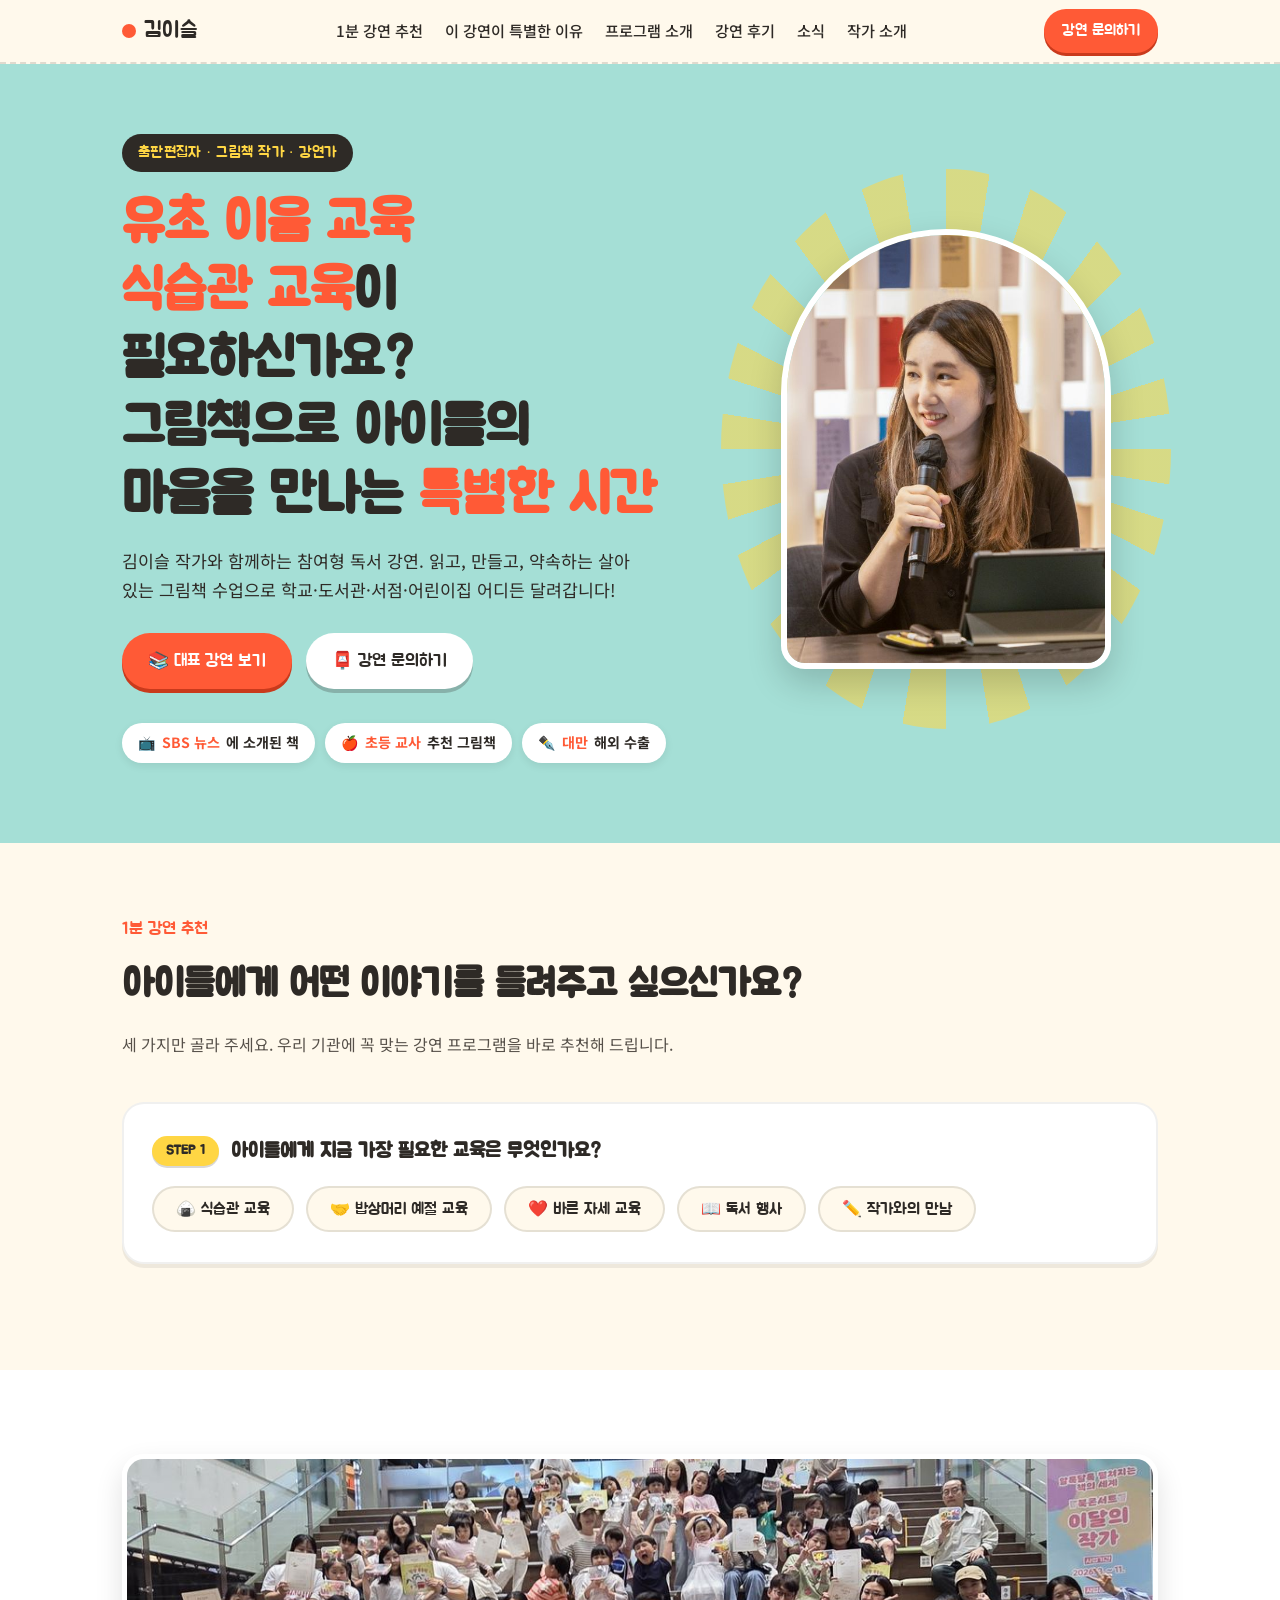
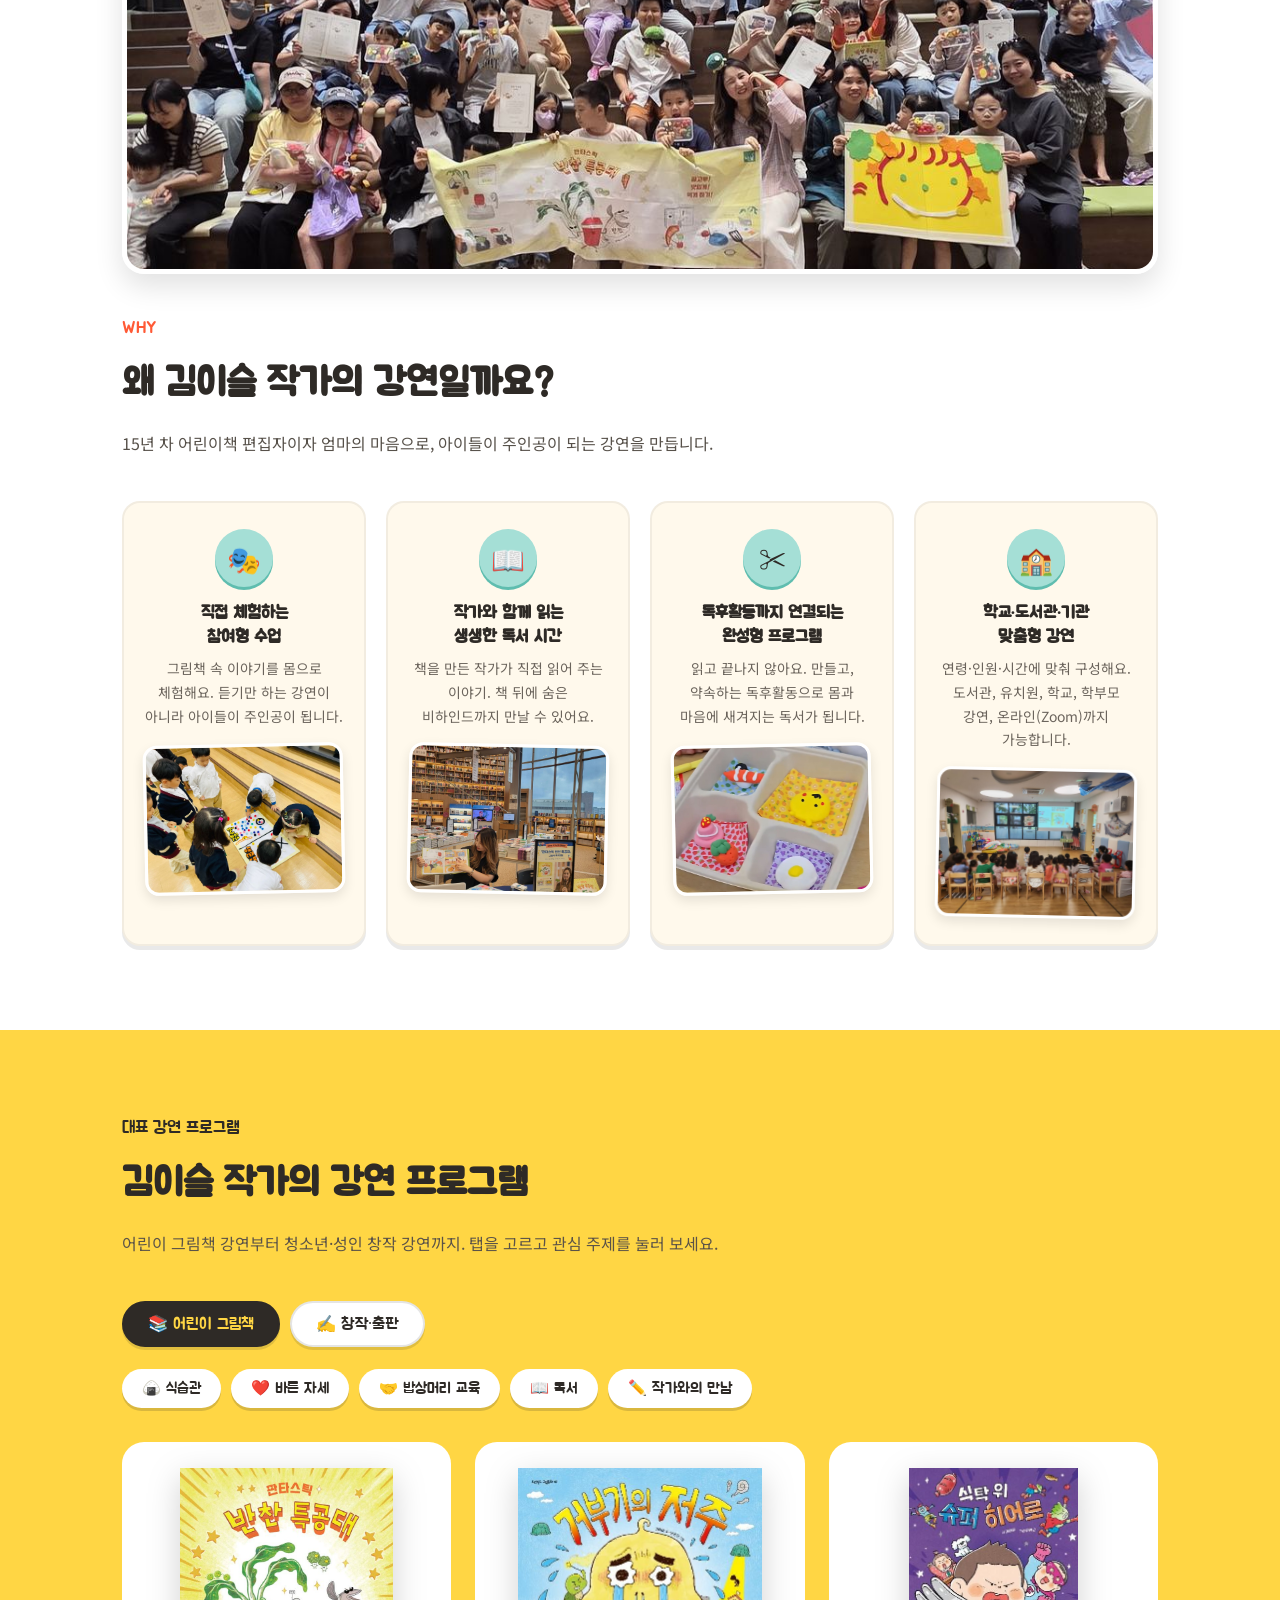
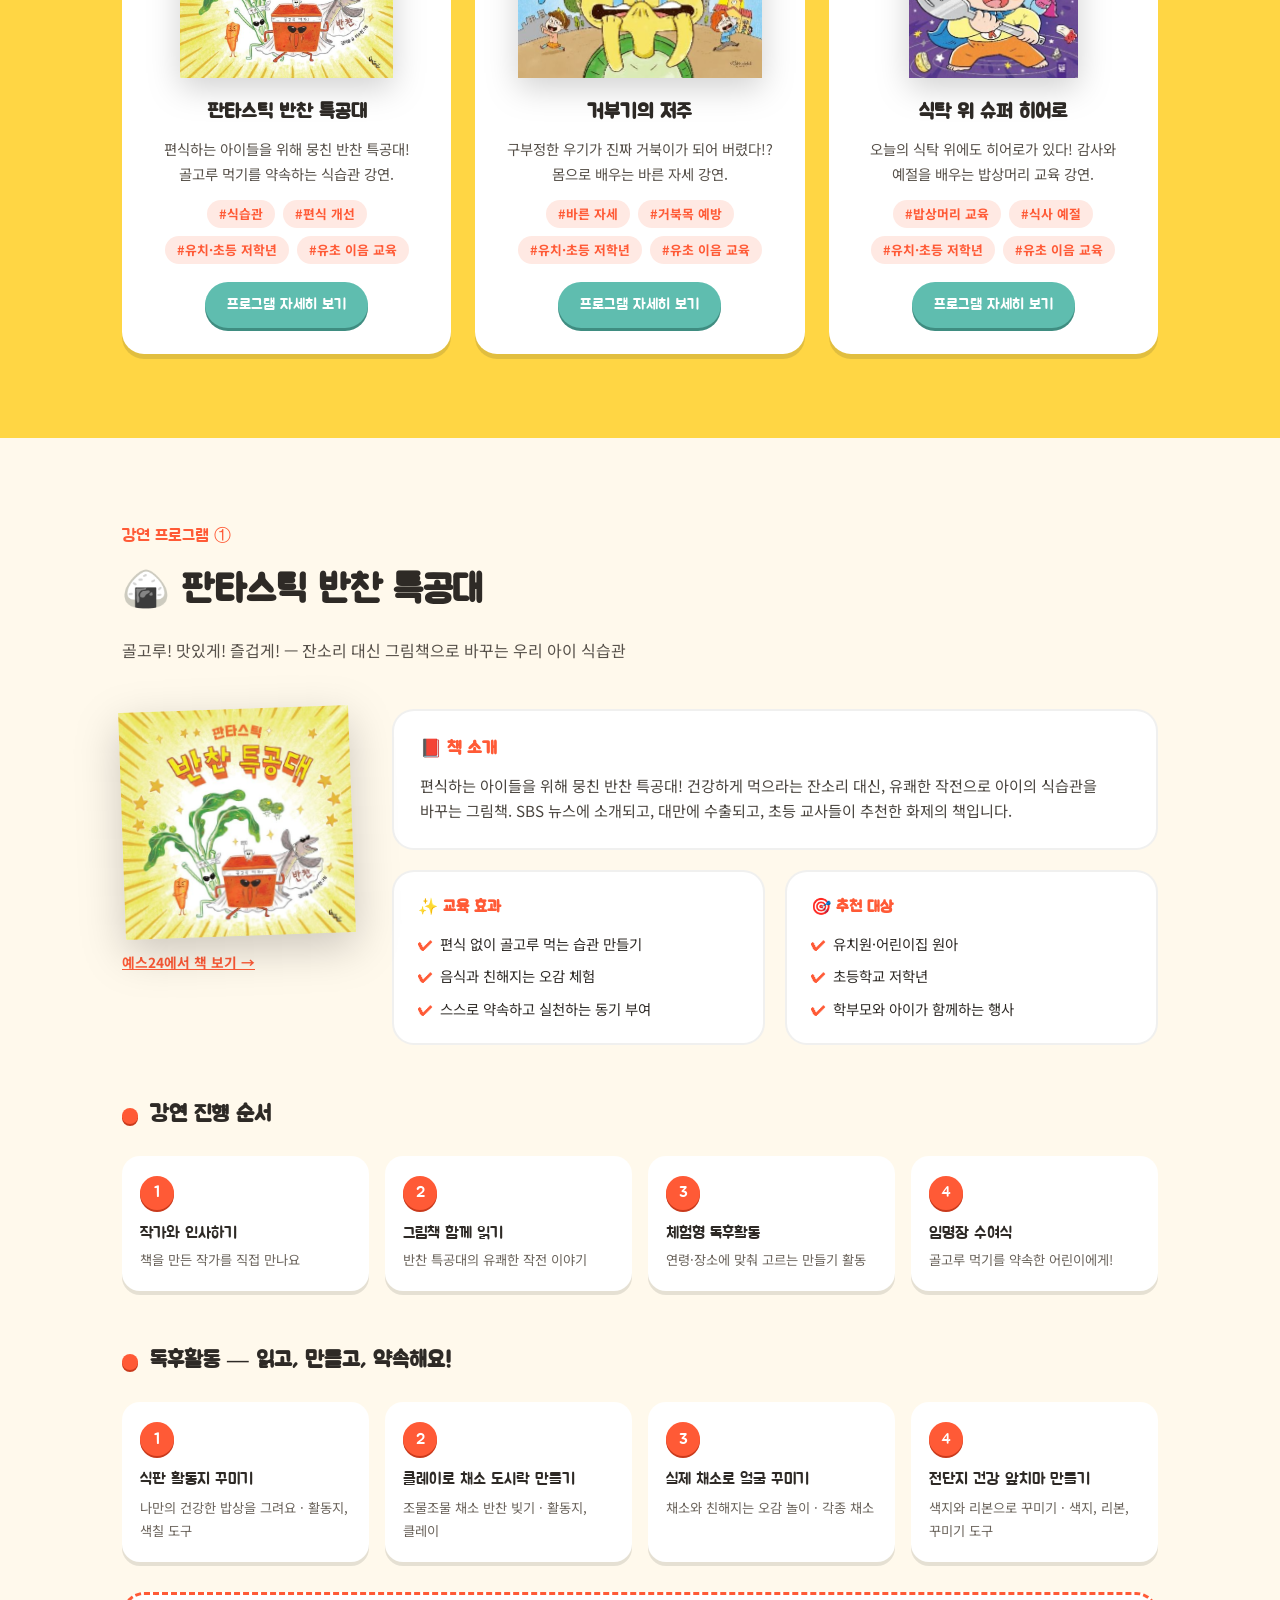
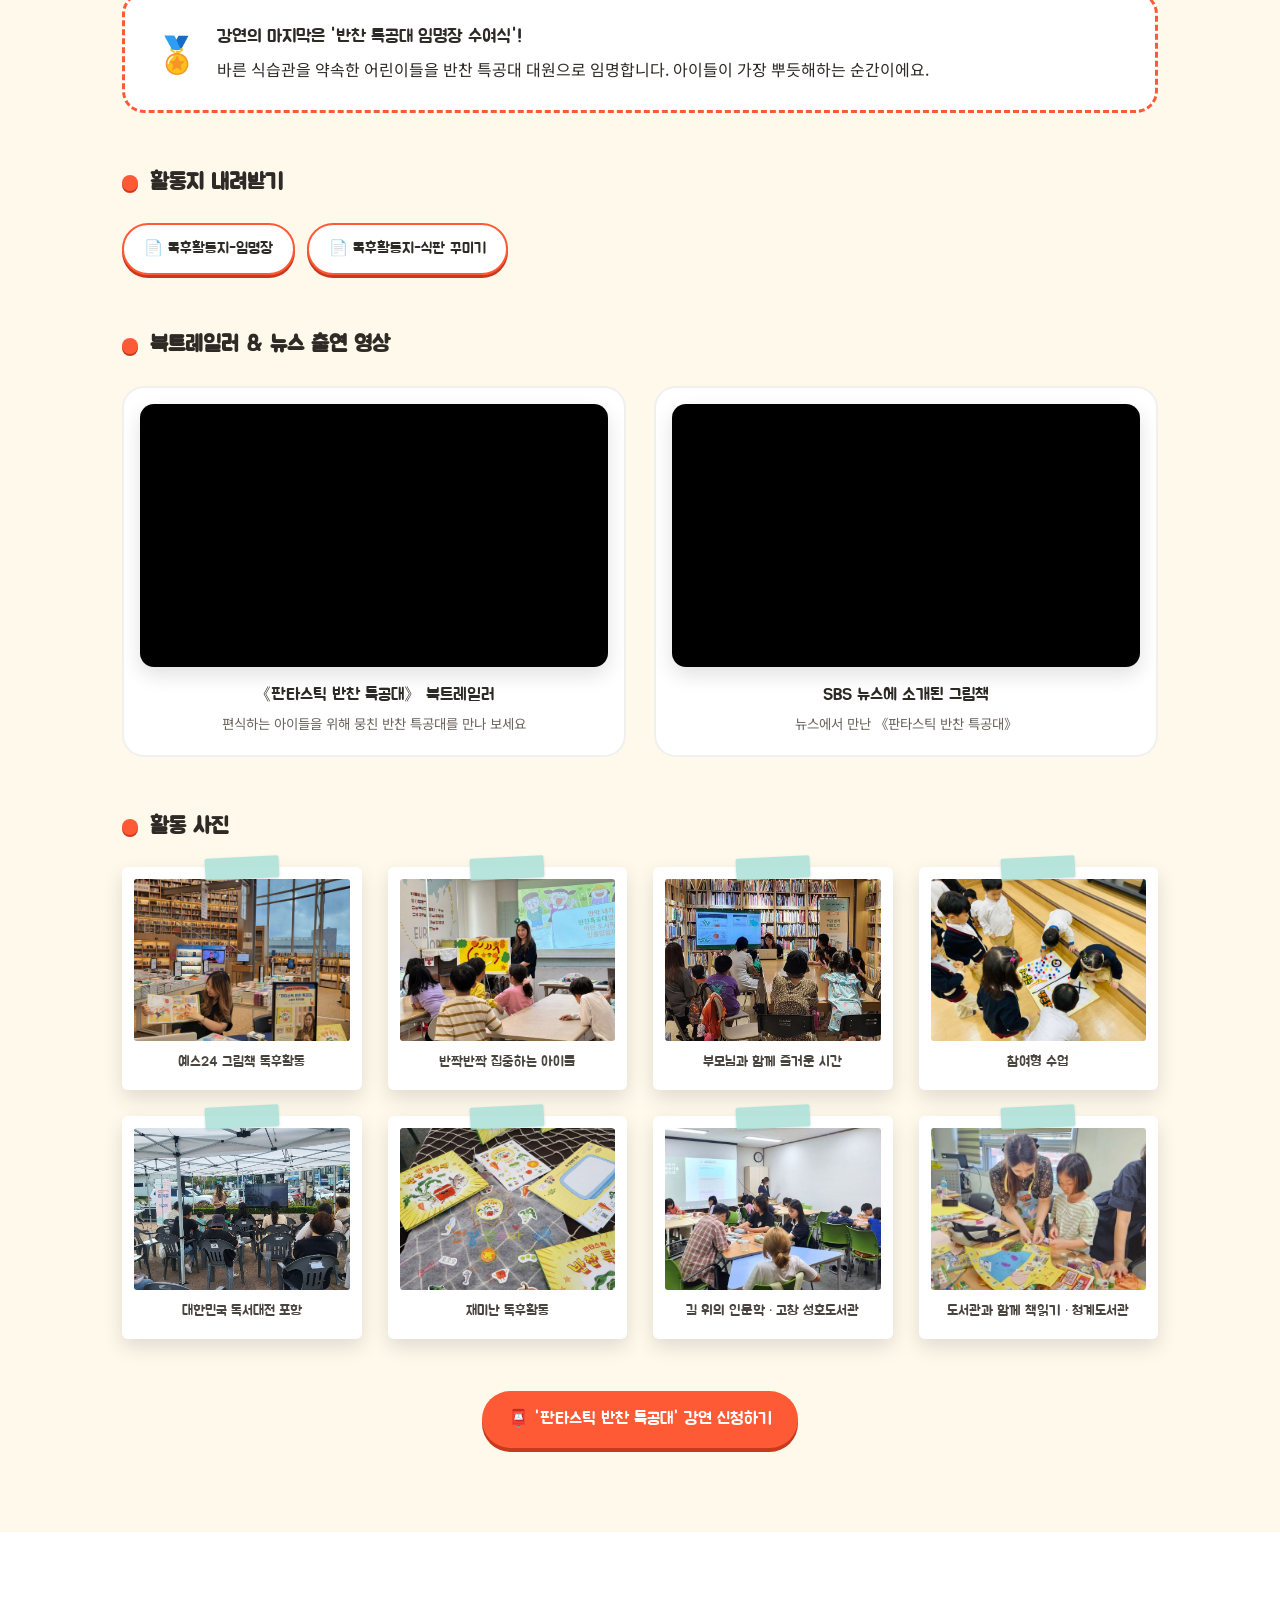
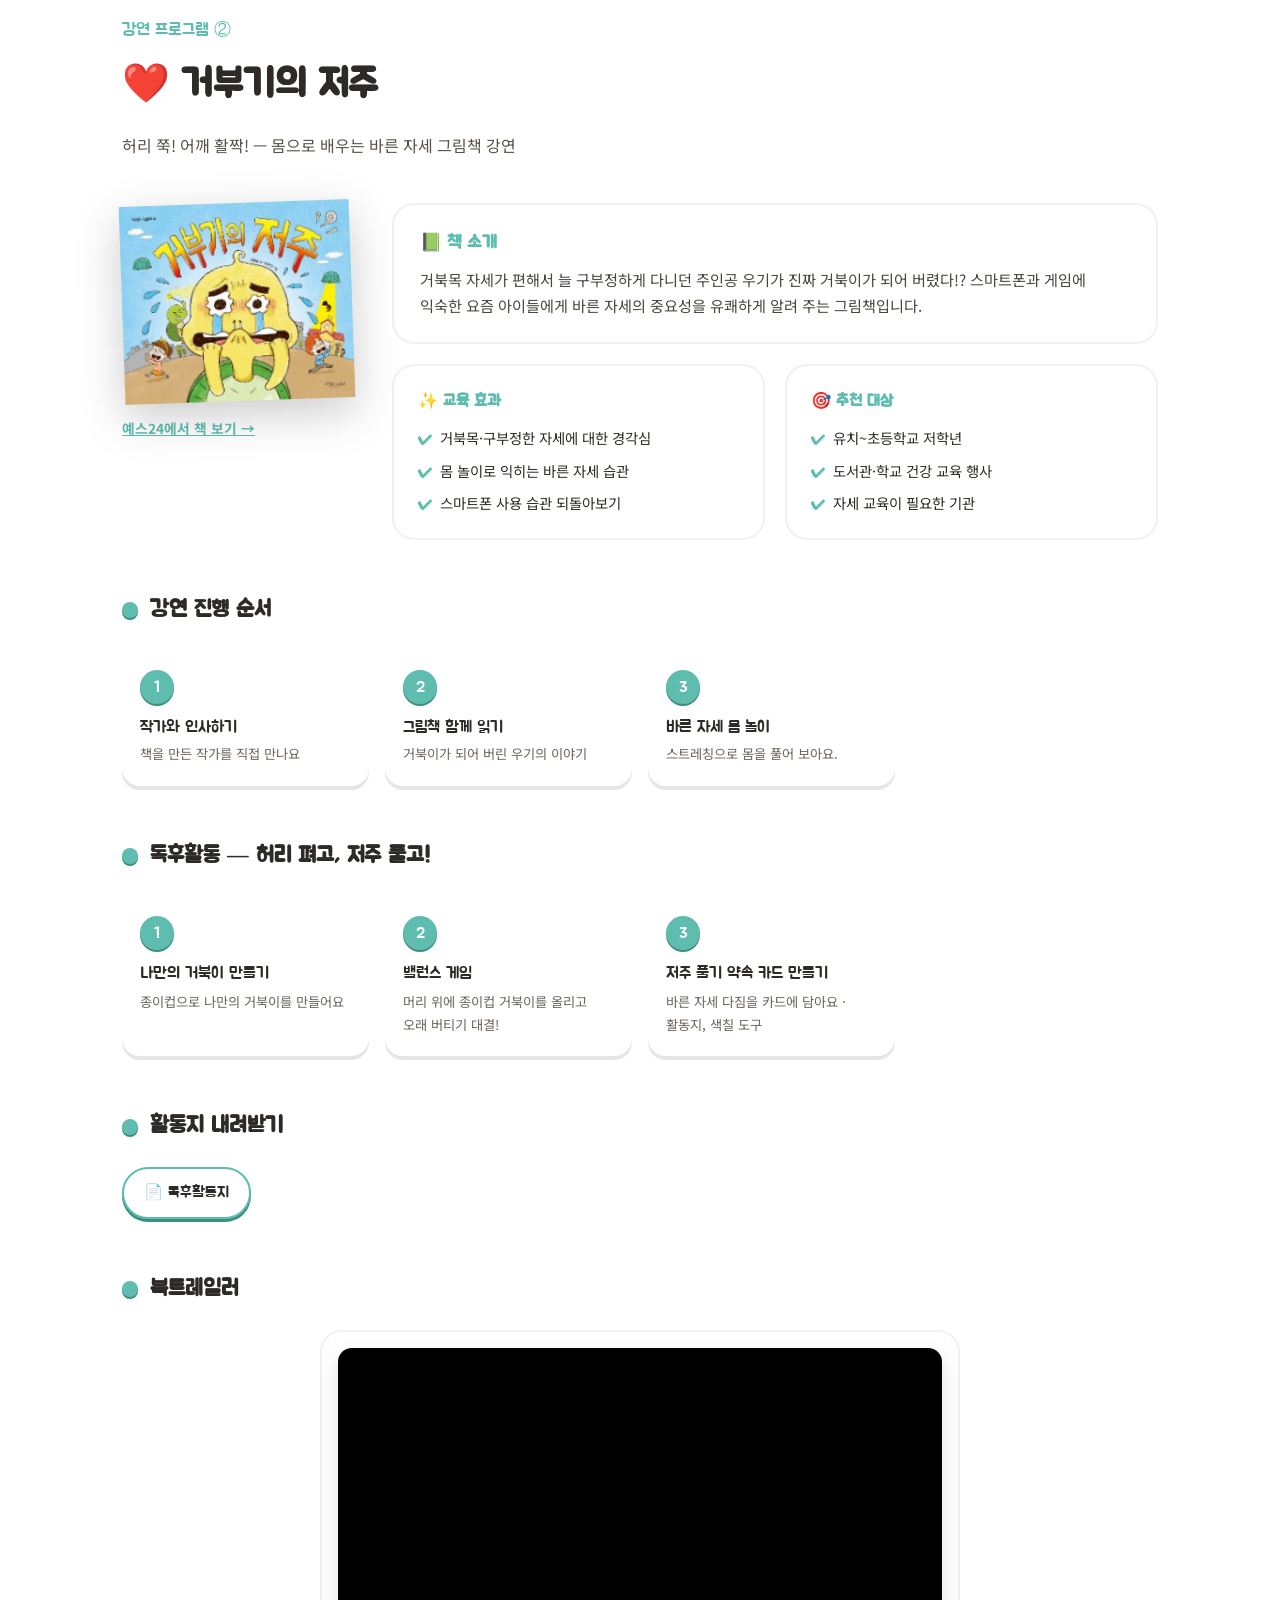
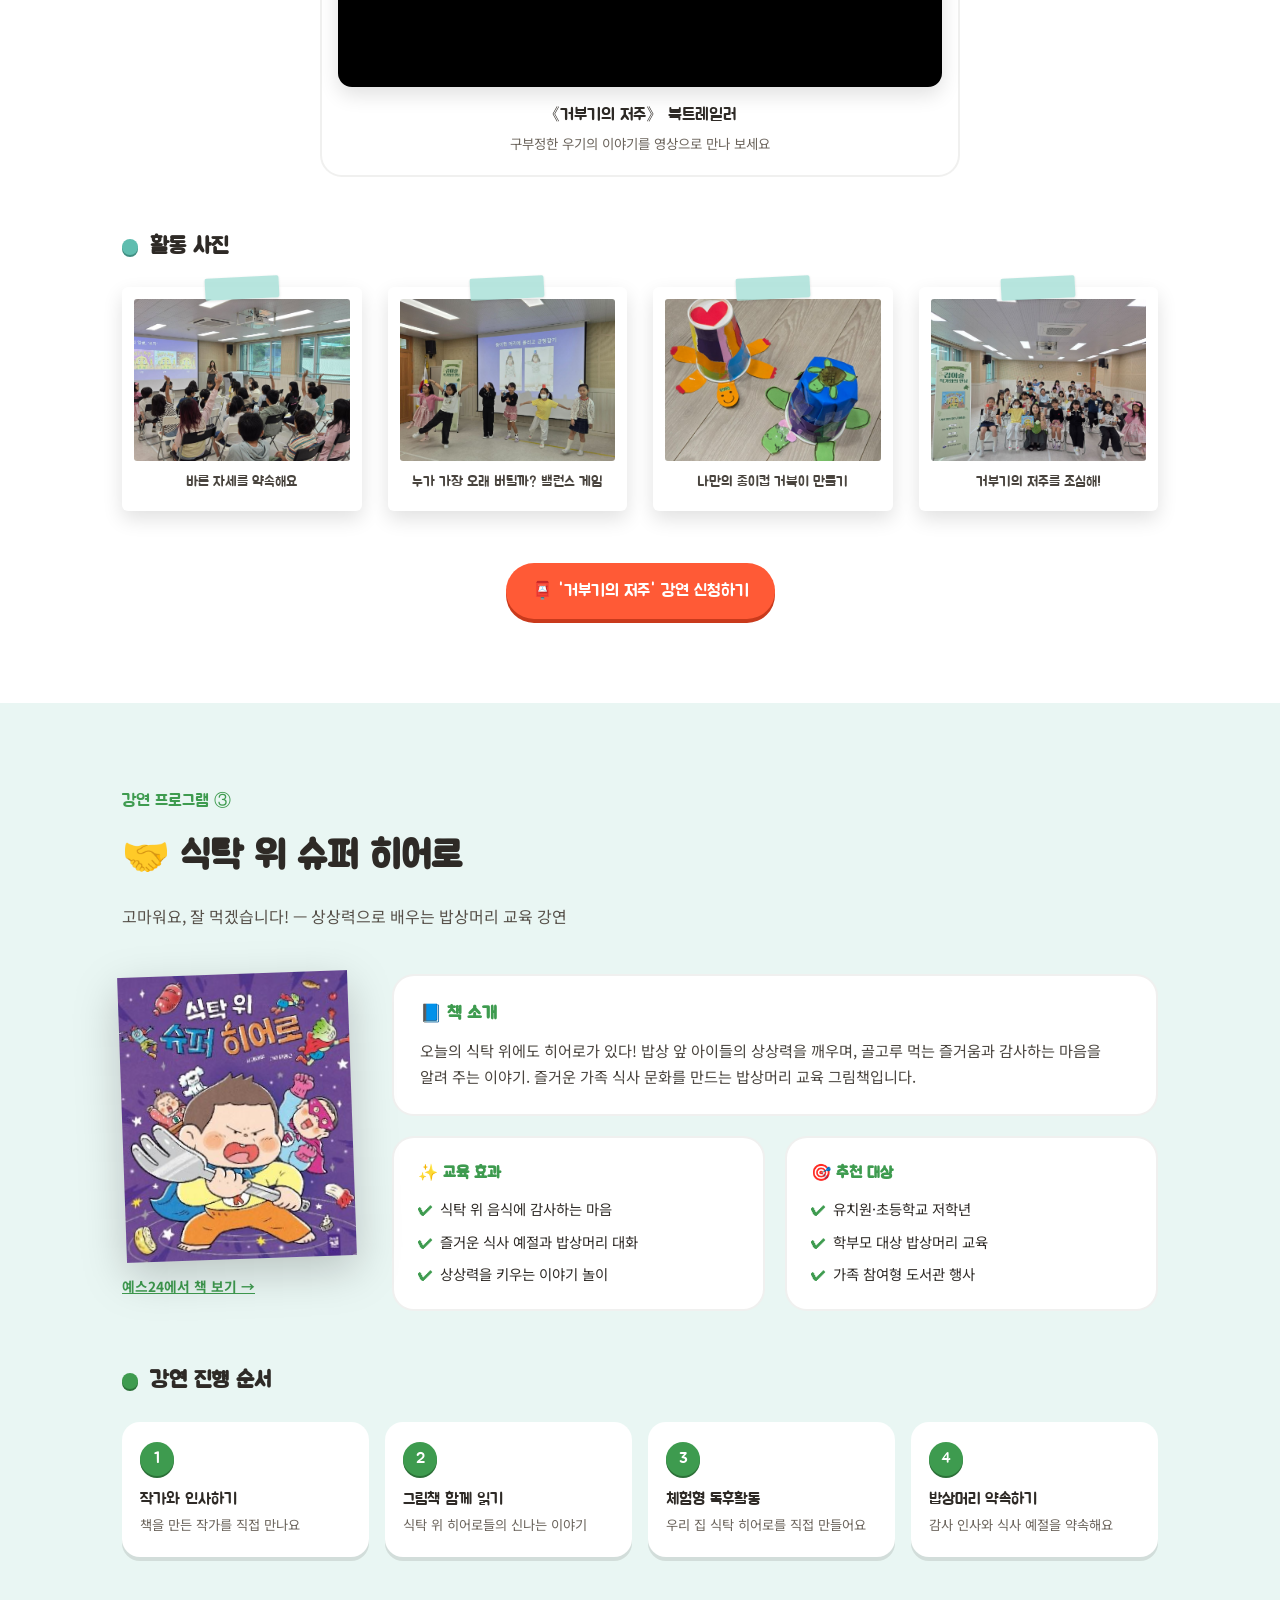
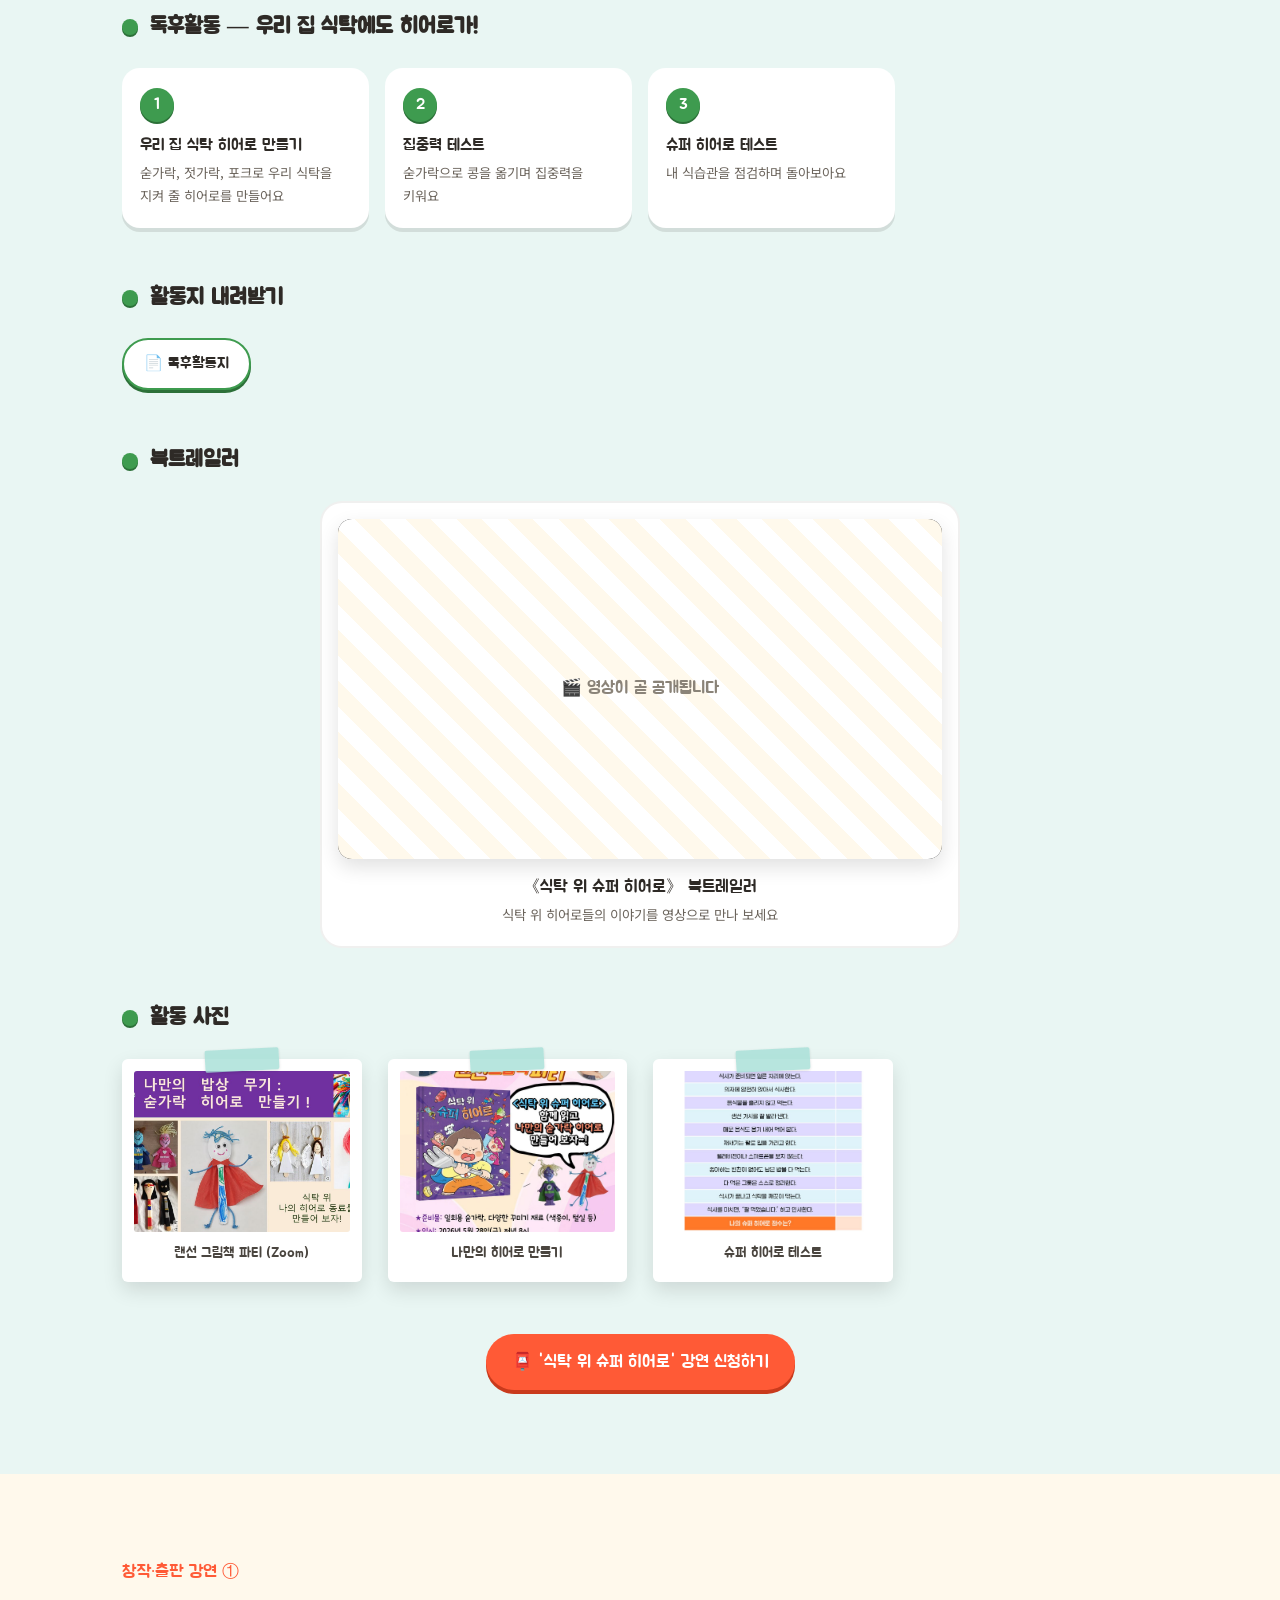
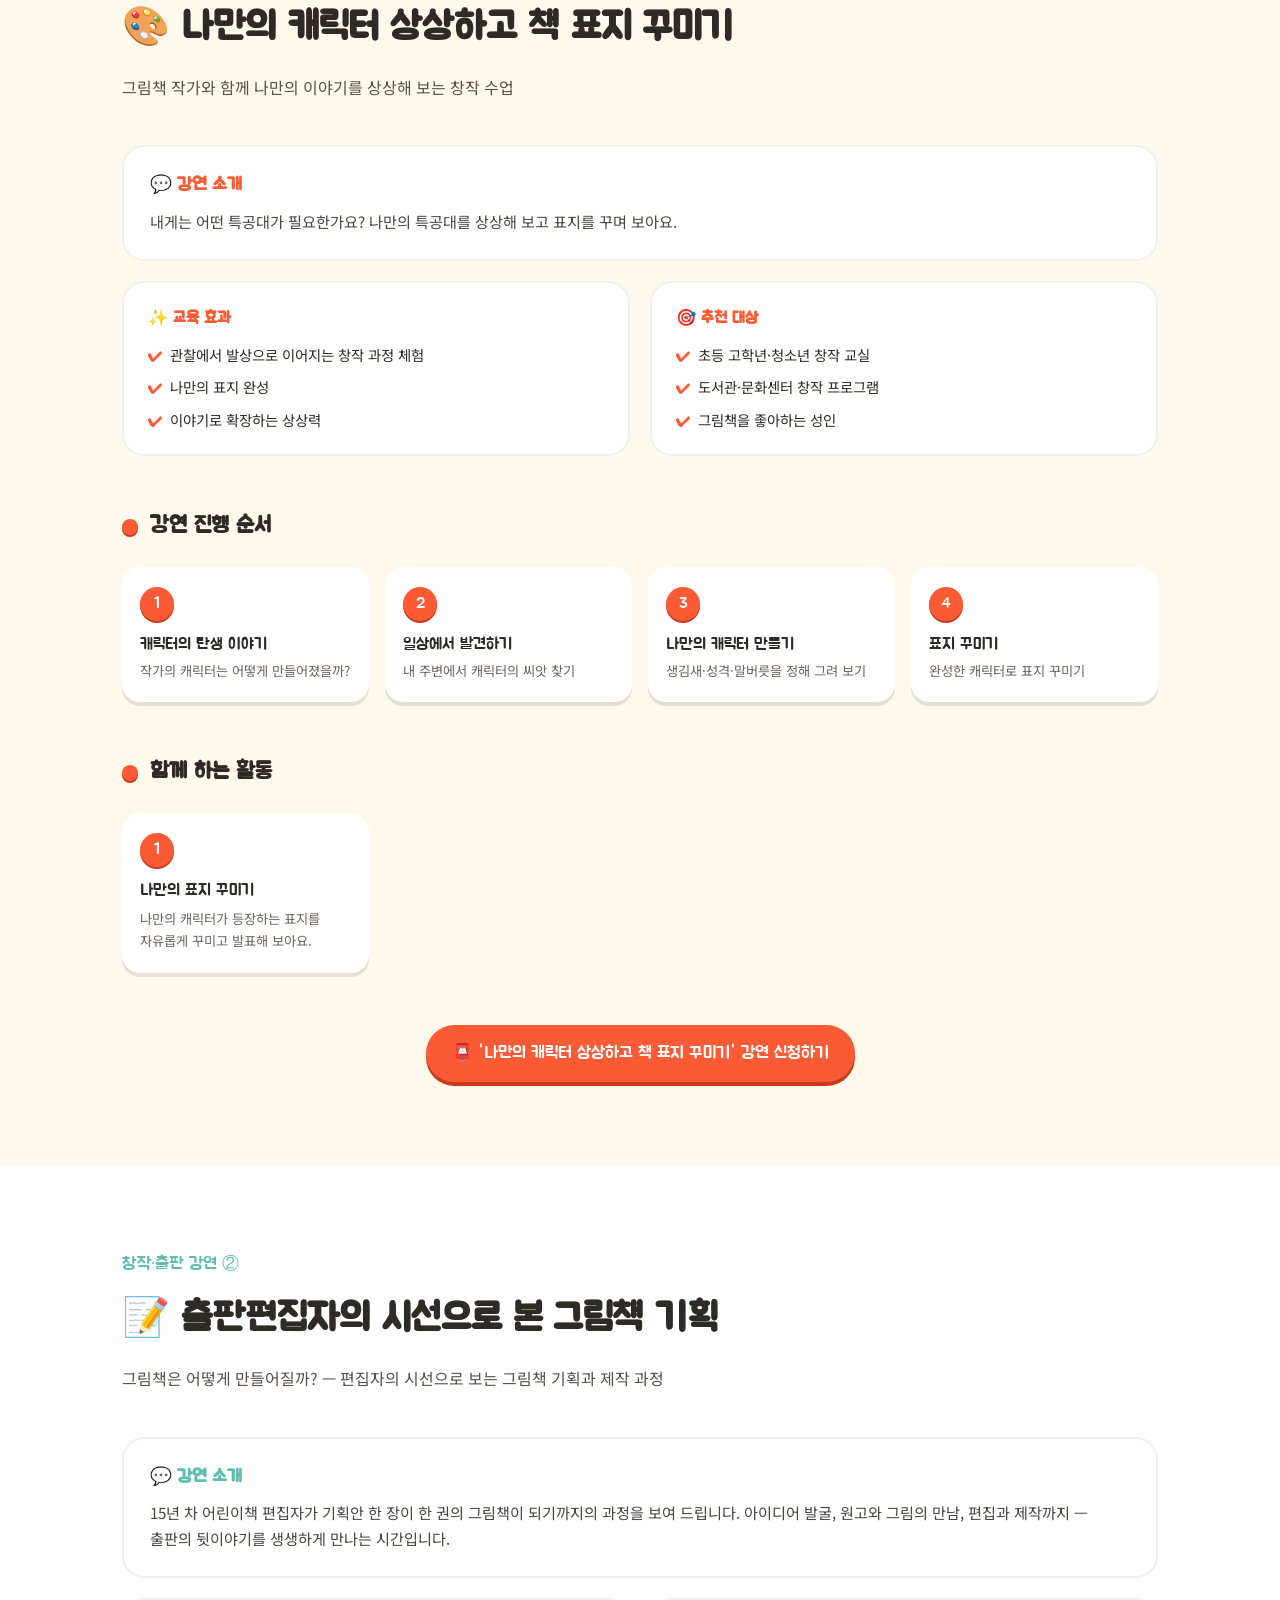
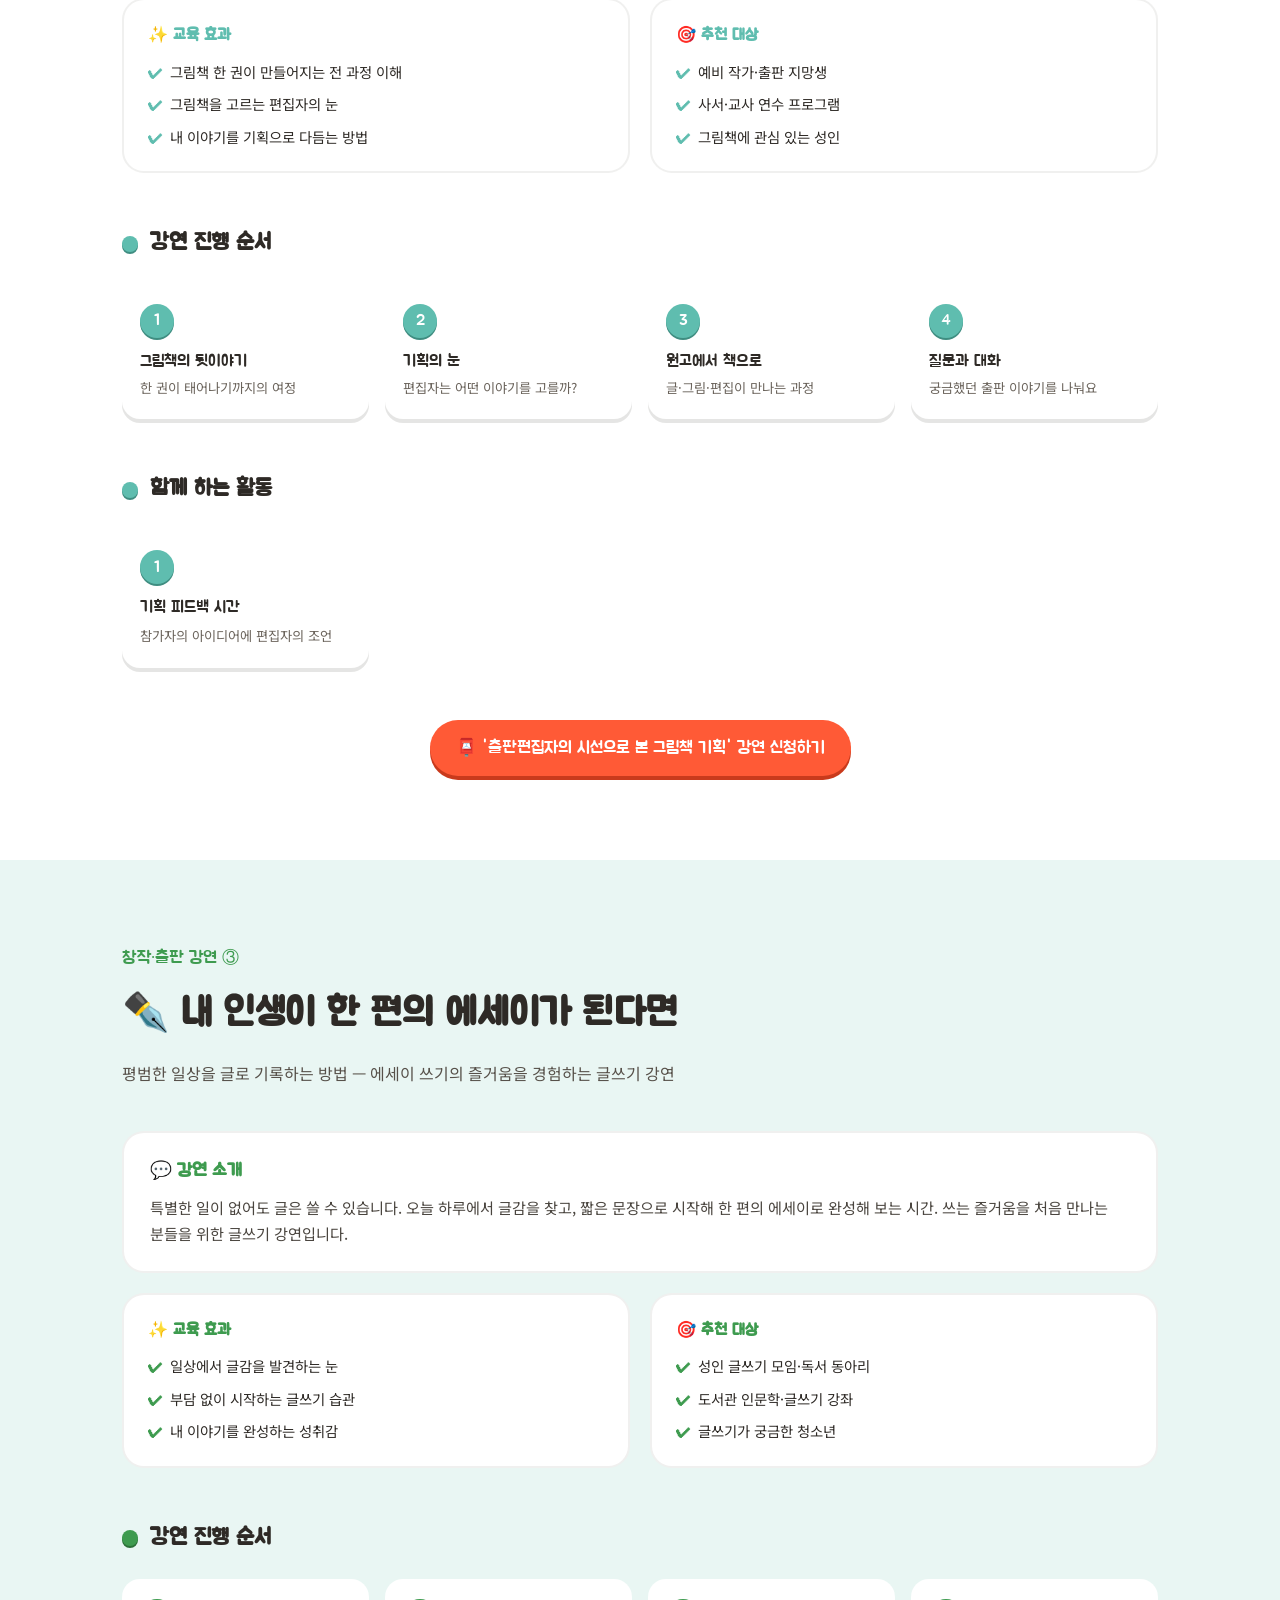
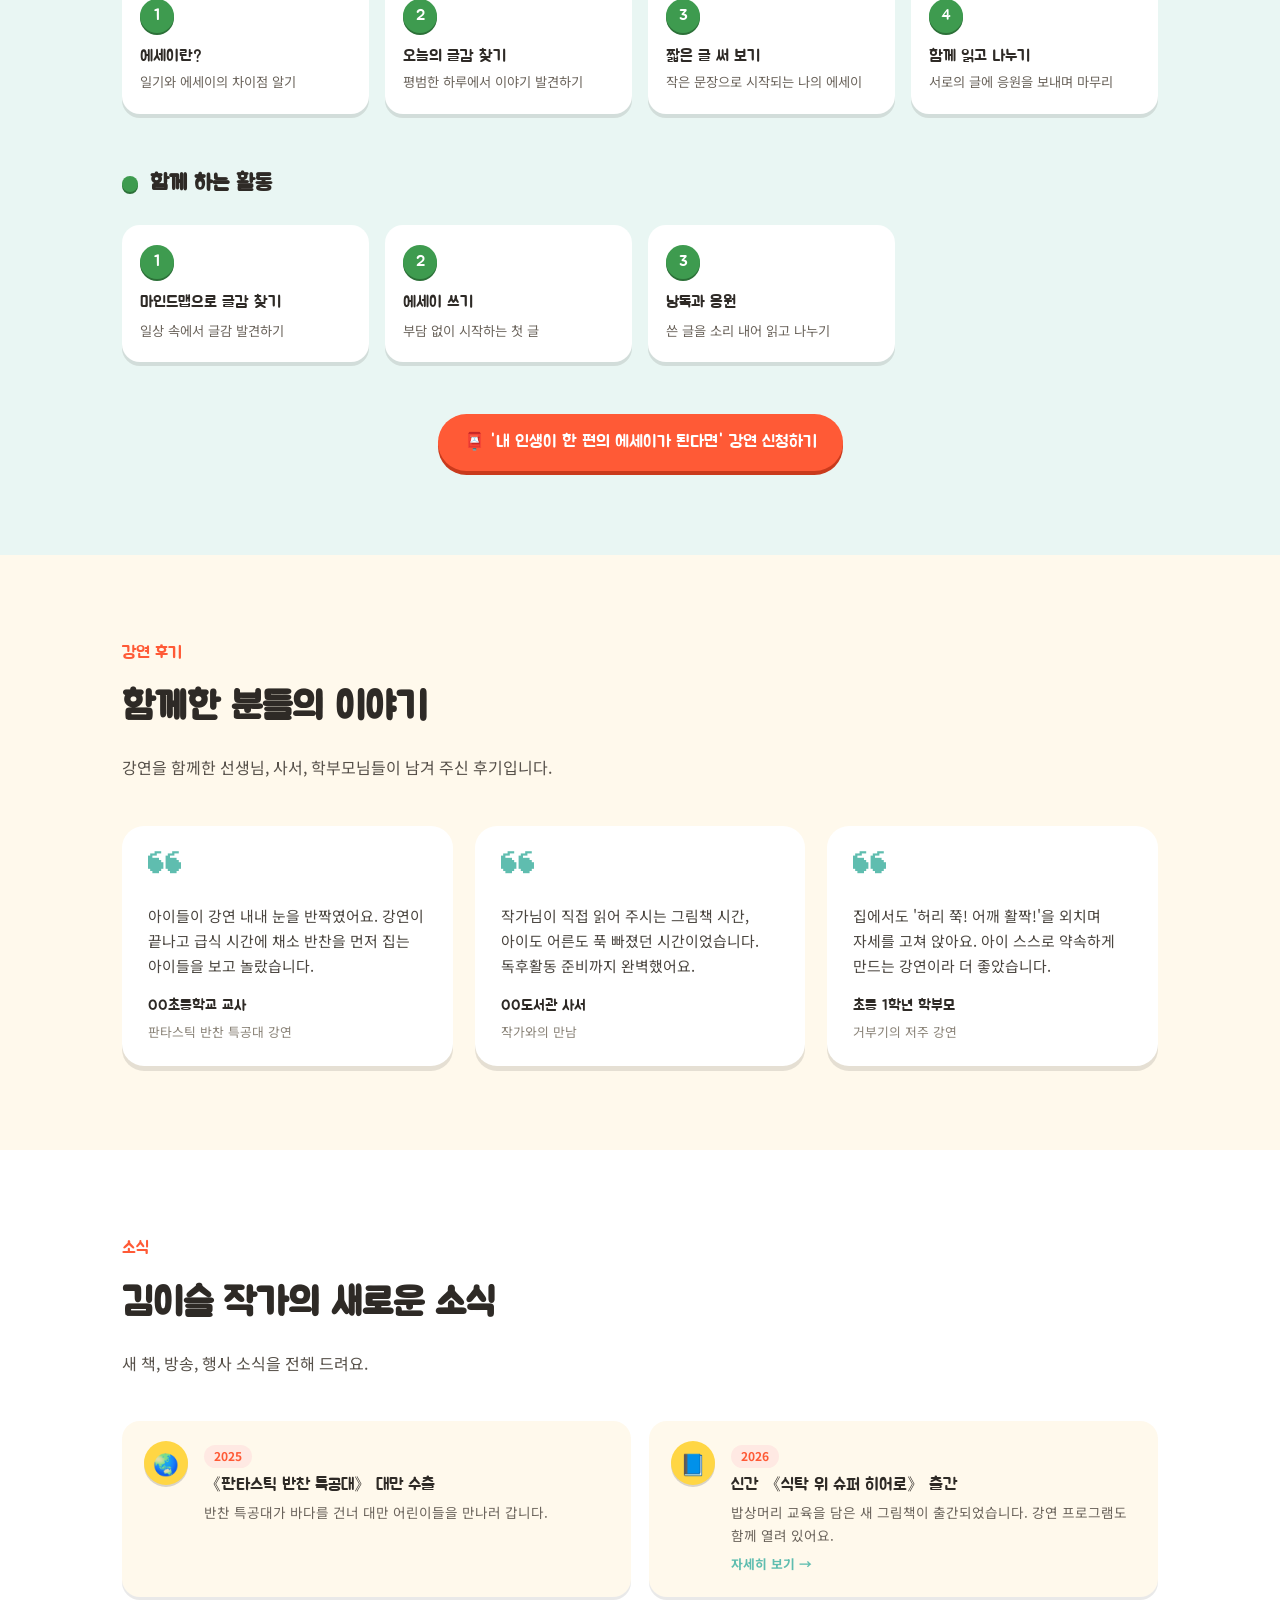
<file: index.html>
<!DOCTYPE html>
<html lang="ko">
<head>
<meta charset="UTF-8">
<meta name="viewport" content="width=device-width, initial-scale=1.0">
<title>김이슬 — 그림책 작가 · 출판편집자 · 강연가</title>
<meta name="description" content="김이슬 작가의 참여형 독서 강연. 학교, 도서관, 교육청, 어린이집 작가 강연 의뢰를 받습니다.">
<link rel="preconnect" href="https://fonts.googleapis.com">
<link rel="preconnect" href="https://fonts.gstatic.com" crossorigin="">
<link href="https://fonts.googleapis.com/css2?family=Jua&family=Noto+Sans+KR:wght@400;500;700;900&display=swap" rel="stylesheet">
<link rel="stylesheet" href="css/style.css?v=45">
</head>
<body>
<!--
  ⚠️ 이 파일에는 콘텐츠가 없습니다.
  모든 글·사진·영상 정보는 data/ 폴더의 JSON 파일에서 불러와
  js/app.js가 자동으로 화면을 만듭니다.
  내용 수정 방법은 README.md를 참고하세요.
-->
<div id="app" aria-live="polite"></div>
<noscript>
  <div style="max-width:640px;margin:80px auto;padding:0 20px;font-family:sans-serif;text-align:center">
    이 홈페이지는 JavaScript로 콘텐츠를 표시합니다. 브라우저에서 JavaScript를 켜 주세요.
  </div>
</noscript>
<script src="js/app.js?v=45"></script>
</body>
</html>
</file>
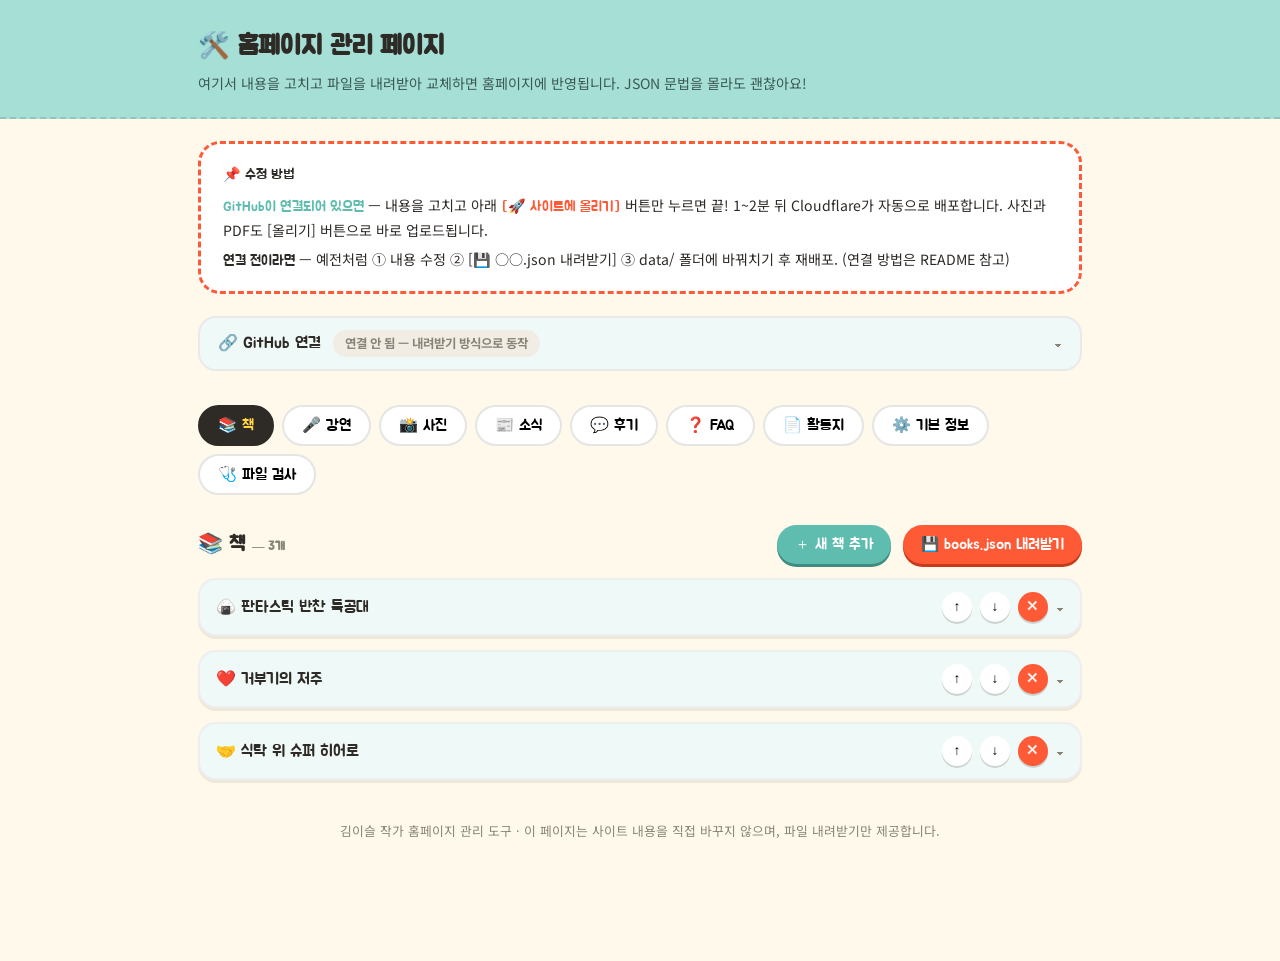
<file: admin.html>
<!DOCTYPE html>
<html lang="ko">
<head>
<meta charset="UTF-8">
<meta name="viewport" content="width=device-width, initial-scale=1.0">
<title>관리 페이지 — 김이슬 작가 홈페이지</title>
<meta name="robots" content="noindex">
<link rel="preconnect" href="https://fonts.googleapis.com">
<link rel="preconnect" href="https://fonts.gstatic.com" crossorigin="">
<link href="https://fonts.googleapis.com/css2?family=Jua&family=Noto+Sans+KR:wght@400;500;700;900&display=swap" rel="stylesheet">
<style>
:root{--cream:#FFF9EC;--mint:#A5DFD6;--mint-deep:#5FBDAF;--tomato:#FF5A36;--sun:#FFD644;
  --leaf:#3E9B4F;--ink:#2E2A26;--radius:22px}
*{margin:0;padding:0;box-sizing:border-box}
body{font-family:'Noto Sans KR',sans-serif;color:var(--ink);background:var(--cream);line-height:1.65;word-break:keep-all;padding-bottom:120px}
.jua{font-family:'Jua'}
.wrap{max-width:920px;margin:0 auto;padding:0 18px}
header{background:var(--mint);padding:26px 0 22px;border-bottom:2px dashed rgba(46,42,38,.15)}
header h1{font-family:'Jua';font-size:1.6rem;display:flex;align-items:center;gap:10px}
header p{font-size:.88rem;color:#3b5a54;margin-top:4px}
.howto{background:#fff;border:3px dashed var(--tomato);border-radius:var(--radius);padding:18px 22px;margin:22px auto;font-size:.88rem}
.howto b{font-family:'Jua';font-weight:400}
.howto ol{margin:8px 0 0 20px}
.tabs{display:flex;gap:8px;flex-wrap:wrap;margin:22px 0 18px;position:sticky;top:0;background:var(--cream);padding:12px 0;z-index:20}
.tab{font-family:'Jua';font-size:.95rem;background:#fff;border:2px solid rgba(46,42,38,.12);border-radius:999px;
  padding:9px 18px;cursor:pointer;transition:transform .12s}
.tab:hover{transform:translateY(-2px)}
.tab.on{background:var(--ink);color:var(--sun);border-color:var(--ink)}
.panel{display:none}
.panel.on{display:block;animation:fade .3s ease}
@keyframes fade{from{opacity:0;transform:translateY(10px)}to{opacity:1;transform:none}}
.panel-head{display:flex;align-items:center;gap:12px;flex-wrap:wrap;margin-bottom:14px}
.panel-head h2{font-family:'Jua';font-size:1.25rem;flex:1}
.btn{font-family:'Jua';font-size:.92rem;border:0;border-radius:999px;padding:10px 18px;cursor:pointer;
  display:inline-flex;align-items:center;gap:6px;transition:transform .12s}
.btn:hover{transform:translateY(-2px)}
.btn-save{background:var(--tomato);color:#fff;box-shadow:0 3px 0 #c93a1c}
.btn-add{background:var(--mint-deep);color:#fff;box-shadow:0 3px 0 #3f8d81}
.btn-ghost{background:#fff;box-shadow:0 3px 0 rgba(46,42,38,.2)}
.hint{font-size:.78rem;color:#8a8378;margin-top:3px}
.item{background:#fff;border-radius:18px;border:2px solid rgba(46,42,38,.08);box-shadow:0 3px 0 rgba(46,42,38,.08);
  margin-bottom:14px;overflow:hidden}
.item-bar{display:flex;align-items:center;gap:8px;padding:12px 16px;cursor:pointer;background:rgba(165,223,214,.18)}
.item-bar .t{font-family:'Jua';font-size:1rem;flex:1;min-width:0;overflow:hidden;text-overflow:ellipsis;white-space:nowrap}
.item-bar .arrow{transition:transform .2s;color:#8a8378}
.item.open .item-bar .arrow{transform:rotate(180deg)}
.mini{border:0;background:#fff;border-radius:999px;width:30px;height:30px;cursor:pointer;font-size:.85rem;
  box-shadow:0 2px 0 rgba(46,42,38,.18);flex:none}
.mini.del{background:var(--tomato);color:#fff}
.item-body{display:none;padding:16px 18px 20px;border-top:2px dashed rgba(46,42,38,.1)}
.item.open .item-body{display:block}
.field{margin-bottom:14px}
.field>label{font-family:'Jua';font-size:.9rem;display:block;margin-bottom:5px}
.field .req{color:var(--tomato)}
input[type=text],textarea,select{width:100%;font-family:inherit;font-size:.9rem;color:var(--ink);
  border:2px solid rgba(46,42,38,.14);border-radius:12px;padding:10px 12px;background:#fffdf8}
input:focus,textarea:focus,select:focus{outline:none;border-color:var(--mint-deep)}
textarea{min-height:72px;resize:vertical}
.sub{background:var(--cream);border-radius:14px;padding:12px 14px;margin-bottom:10px;position:relative}
.sub .mini.del{position:absolute;top:8px;right:8px}
.sub .field{margin-bottom:10px}
.sub .field:last-child{margin-bottom:0}
.addsub{font-family:'Jua';font-size:.85rem;background:none;border:2px dashed var(--mint-deep);color:var(--ink);
  border-radius:12px;padding:8px 14px;cursor:pointer;width:100%}
.empty-note{background:#fff;border-radius:18px;padding:26px;text-align:center;color:#8a8378;font-size:.9rem;
  border:2px dashed rgba(46,42,38,.15);margin-bottom:14px}
.loaderr{background:#fff;border:3px dashed var(--tomato);border-radius:18px;padding:20px;font-size:.88rem;margin-bottom:16px}
.loaderr input[type=file]{margin-top:10px}
.toast{position:fixed;bottom:24px;left:50%;transform:translateX(-50%);background:var(--ink);color:#fff;
  font-family:'Jua';padding:12px 22px;border-radius:999px;box-shadow:0 10px 30px rgba(0,0,0,.3);z-index:99;
  opacity:0;pointer-events:none;transition:opacity .25s;max-width:92vw;text-align:center;font-size:.9rem}
.toast.on{opacity:1}
/* validator */
.vwrap textarea{min-height:200px;font-family:ui-monospace,Consolas,monospace;font-size:.82rem;word-break:break-all}
.vres{margin-top:14px;border-radius:16px;padding:16px 18px;font-size:.88rem;display:none}
.vres.ok{display:block;background:#E9F6F3;border:2px solid var(--mint-deep)}
.vres.bad{display:block;background:#FFF0EC;border:2px solid var(--tomato)}
.vcode{background:var(--ink);color:#fff;border-radius:12px;padding:12px 14px;margin-top:10px;
  font-family:ui-monospace,Consolas,monospace;font-size:.78rem;overflow-x:auto;white-space:pre;line-height:1.5}
.vcode .bad-line{color:#FFD644}
.vcode .caret{color:#FF5A36;font-weight:900}
footer{margin-top:40px;text-align:center;font-size:.8rem;color:#8a8378}
/* GitHub 연결 상자 */
.ghbox{background:#fff;border:2px solid rgba(46,42,38,.1);border-radius:18px;margin-bottom:18px;overflow:hidden}
.ghbar{display:flex;align-items:center;gap:12px;padding:12px 18px;cursor:pointer;background:rgba(165,223,214,.18)}
.ghbar .jua{font-size:1rem}
.ghstatus{font-size:.78rem;border-radius:999px;padding:3px 12px;font-weight:700}
.ghstatus.off{background:#f1ede4;color:#8a8378}
.ghstatus.on{background:#E9F6F3;color:var(--mint-deep)}
.ghbody{display:none;padding:14px 18px 18px;border-top:2px dashed rgba(46,42,38,.1)}
.ghbox.open .ghbody{display:block}
.ghgrid{display:grid;grid-template-columns:1fr 1fr;gap:0 16px}
@media(max-width:560px){.ghgrid{grid-template-columns:1fr}}
/* 업로드 버튼이 붙은 입력칸 */
.upwrap{display:flex;gap:8px}
.upwrap input{flex:1;min-width:0}
.upbtn{font-family:'Jua';font-size:.85rem;border:0;border-radius:12px;padding:0 16px;cursor:pointer;
  background:var(--mint-deep);color:#fff;box-shadow:0 3px 0 #3f8d81;flex:none;white-space:nowrap}
.upbtn:hover{transform:translateY(-1px)}
/* 아래 고정 배포 바 */
.deploybar{position:fixed;bottom:0;left:0;right:0;z-index:60;background:var(--ink);color:#fff;
  display:none;align-items:center;justify-content:center;gap:16px;padding:12px 16px;font-size:.9rem;flex-wrap:wrap}
.deploybar.show{display:flex}
.deploybar .btn-save{padding:9px 20px}
@media(max-width:560px){.tabs{overflow-x:auto;flex-wrap:nowrap;padding-bottom:10px}.tab{flex:none}}
</style>
</head>
<body>

<header><div class="wrap">
  <h1>🛠️ 홈페이지 관리 페이지</h1>
  <p>여기서 내용을 고치고 파일을 내려받아 교체하면 홈페이지에 반영됩니다. JSON 문법을 몰라도 괜찮아요!</p>
</div></header>

<div class="wrap">
  <div class="howto">
    <b>📌 수정 방법</b>
    <p style="margin-top:6px"><b style="color:var(--mint-deep)">GitHub이 연결되어 있으면</b> — 내용을 고치고 아래 <b style="color:var(--tomato)">[🚀 사이트에 올리기]</b> 버튼만 누르면 끝!
    1~2분 뒤 Cloudflare가 자동으로 배포합니다. 사진과 PDF도 [올리기] 버튼으로 바로 업로드됩니다.</p>
    <p style="margin-top:6px"><b>연결 전이라면</b> — 예전처럼 ① 내용 수정 ② [💾 ○○.json 내려받기] ③ data/ 폴더에 바꿔치기 후 재배포. (연결 방법은 README 참고)</p>
  </div>

  <div class="ghbox" id="ghbox">
    <div class="ghbar" id="ghbar">
      <span class="jua">🔗 GitHub 연결</span>
      <span id="ghstatus" class="ghstatus off">연결 안 됨 — 내려받기 방식으로 동작</span>
      <span class="arrow" style="margin-left:auto;color:#8a8378">▾</span>
    </div>
    <div class="ghbody" id="ghbody">
      <p class="hint" style="margin-bottom:10px">한 번만 설정하면 됩니다. 저장소 만들기·토큰 발급 방법은 README의 "GitHub 연결하기"를 그대로 따라 하세요.
      입력한 정보(토큰 포함)는 <b>지금 이 브라우저에만</b> 저장되며 다른 곳으로 전송되지 않습니다.</p>
      <div class="ghgrid">
        <div class="field"><label>GitHub 아이디</label><input type="text" id="gh-owner" placeholder="예: 0dew0dew"></div>
        <div class="field"><label>저장소 이름</label><input type="text" id="gh-repo" placeholder="예: kimyiseul-site"></div>
        <div class="field"><label>브랜치</label><input type="text" id="gh-branch" placeholder="main"></div>
        <div class="field"><label>액세스 토큰 (github_pat_… )</label><input type="password" id="gh-token" placeholder="README의 안내대로 발급"></div>
      </div>
      <p>
        <button class="btn btn-add" id="gh-save-btn">연결 저장</button>
        <button class="btn btn-ghost" id="gh-test-btn">연결 테스트</button>
        <button class="btn btn-ghost" id="gh-clear-btn">연결 해제</button>
      </p>
    </div>
  </div>

  <div class="tabs" id="tabs"></div>
  <div id="panels"></div>
</div>

<input type="file" id="upfile" hidden>
<div class="deploybar" id="deploybar">
  <span id="dirtymsg">저장 안 된 변경 0건</span>
  <button class="btn btn-save" id="deploy-btn">🚀 사이트에 올리기</button>
</div>
<div class="toast" id="toast"></div>
<footer>김이슬 작가 홈페이지 관리 도구 · 이 페이지는 사이트 내용을 직접 바꾸지 않으며, 파일 내려받기만 제공합니다.</footer>

<script>
'use strict';
/* =====================================================================
   김이슬 작가 홈페이지 관리 페이지
   - data/*.json 을 불러와 입력 폼으로 보여 주고,
   - 고친 내용을 올바른 JSON 파일로 만들어 내려받게 해 줍니다.
   ===================================================================== */

const esc = (s) => String(s == null ? '' : s).replace(/[&<>"']/g,
  (c) => ({'&':'&amp;','<':'&lt;','>':'&gt;','"':'&quot;',"'":'&#39;'}[c]));

/* ---------- 각 파일의 입력 항목 정의 ---------- */
const F = (k, label, opt) => Object.assign({ k, label, type: 'text' }, opt || {});

const SCHEMAS = {
  books: {
    file: 'books.json', tab: '📚 책', itemName: '책',
    titleOf: (it) => (it.emoji ? it.emoji + ' ' : '') + (it.title || '(제목 없음)'),
    fields: [
      F('id', '아이디 (영문 소문자)', { req: true, hint: '예: banchan · 강연 탭의 "연결된 책 아이디"와 똑같아야 해요. 띄어쓰기 없이 영문/숫자만.' }),
      F('emoji', '이모지 한 글자', { hint: '예: 🍙 — 제목 앞에 붙습니다' }),
      F('title', '책 제목', { req: true }),
      F('cover', '표지 사진', { type: 'image', hint: '[📷 올리기]를 누르면 자동으로 압축해 저장돼요 (GitHub 연결 시 images 폴더에 바로 업로드)' }),
      F('coverAlt', '표지 사진 설명 (화면낭독기용)'),
      F('buyUrl', '구매 링크 주소', { hint: '예: https://www.yes24.com/...' }),
      F('buyLabel', '구매 버튼 문구', { hint: '예: 예스24에서 책 보기 →' }),
      F('storyIcon', '책 소개 아이콘', { hint: '예: 📕' }),
      F('story', '책 소개 (2~3문장)', { type: 'textarea' }),
      F('videos', '영상 (북트레일러 등)', { type: 'objlist', item: [
        F('url', '영상 주소 — 유튜브·인스타그램·네이버TV·비메오 등 아무 링크 OK', { hint: '유튜브·네이버TV·비메오는 화면에서 바로 재생, 인스타그램 등은 "보러 가기" 버튼으로 연결돼요. 비우면 "곧 공개됩니다" 표시' }),
        F('title', '영상 제목'),
        F('sub', '한 줄 설명')
      ]})
    ]
  },
  lectures: {
    file: 'lectures.json', tab: '🎤 강연', itemName: '강연 프로그램',
    titleOf: (it) => (it.eyebrow ? it.eyebrow + ' — ' : '') + (it.id || '(아이디 없음)'),
    fields: [
      F('id', '아이디 (영문 소문자)', { req: true, hint: '예: banchan' }),
      F('category', '강연 카테고리', { type: 'select', options: [['kids', '📚 어린이 그림책'], ['creative', '✍️ 창작·출판']], hint: '홈페이지의 해당 탭에 자동으로 표시돼요' }),
      F('bookId', '연결된 책 (책 기반 강연만)', { type: 'bookRef', hint: '창작·출판처럼 책이 없는 강연은 "책 없음"을 고르세요' }),
      F('title', '강연 제목 (책 없는 강연용)', { hint: '책을 연결하면 책 제목이 대신 쓰여요' }),
      F('emoji', '이모지 (책 없는 강연용)', { hint: '예: 🎨 — 카드와 제목 앞에 표시' }),
      F('intro', '강연 소개 (책 없는 강연용)', { type: 'textarea', hint: '책을 연결하면 책 소개가 대신 쓰여요' }),
      F('theme', '포인트 색', { type: 'select', options: [['tomato', '🔴 토마토(빨강)'], ['mint', '🟢 민트'], ['leaf', '🌿 초록']] }),
      F('eyebrow', '작은 머리글', { hint: '예: 강연 프로그램 ④' }),
      F('tagline', '한 줄 슬로건', { hint: '예: 골고루! 맛있게! 즐겁게! — ...' }),
      F('oneLiner', '대표 강연 카드의 소개 문장', { type: 'textarea' }),
      F('keywords', '키워드 (한 줄에 하나씩)', { type: 'lines', hint: '예: #식습관' }),
      F('filterLabel', '주제 필터 버튼 문구', { hint: '예: 🍙 식습관 — 비워 두면 필터 버튼이 안 생겨요' }),
      F('effects', '교육 효과 (한 줄에 하나씩)', { type: 'lines' }),
      F('targets', '추천 대상 (한 줄에 하나씩)', { type: 'lines' }),
      F('flow', '강연 진행 순서', { type: 'objlist', item: [F('title', '단계 이름'), F('desc', '짧은 설명')] }),
      F('activitiesTitle', '독후활동 제목', { hint: '예: 독후활동 — 읽고, 만들고, 약속해요!' }),
      F('activities', '독후활동 카드', { type: 'objlist', item: [F('title', '활동 이름'), F('desc', '설명 · 준비물')] }),
      F('note', '특별 안내 상자 (없으면 비워 두세요)', { type: 'obj', item: [F('icon', '아이콘'), F('title', '제목'), F('text', '내용', { type: 'textarea' })] }),
      F('videosTitle', '영상 묶음 제목', { hint: '예: 북트레일러' }),
      F('galleryTitle', '사진 묶음 제목', { hint: '예: 활동 사진' }),
      F('recoWhy', '강연 추천 결과의 추천 이유', { type: 'textarea' }),
      F('recoKeywords', '추천 결과 키워드 (한 줄에 하나씩)', { type: 'lines' }),
      F('recoActs', '추천 결과의 대표 독후활동', { hint: '예: 활동1 · 활동2' })
    ]
  },
  gallery: {
    file: 'gallery.json', tab: '📸 사진', itemName: '사진',
    titleOf: (it) => (it.caption || it.image || '(사진)'),
    fields: [
      F('lectureId', '어느 프로그램의 사진인가요?', { type: 'lectureRef', req: true, hint: '목록에서 고르면 오타 걱정이 없어요' }),
      F('image', '사진', { type: 'image', req: true, hint: '[📷 올리기]를 누르면 자동으로 압축해 저장돼요' }),
      F('caption', '사진 아래 설명 문구'),
      F('alt', '사진 설명 (화면낭독기용)')
    ]
  },
  news: {
    file: 'news.json', tab: '📰 소식', itemName: '소식',
    titleOf: (it) => (it.title || '(제목 없음)'),
    fields: [
      F('date', '날짜 표시', { hint: '예: 2026 또는 2026.07' }),
      F('icon', '아이콘', { hint: '예: 🎉' }),
      F('title', '소식 제목', { req: true }),
      F('text', '한두 문장 설명', { type: 'textarea' }),
      F('url', '연결 주소 (없으면 비워 두세요)', { hint: '넣으면 카드를 누를 때 이 주소로 이동해요' })
    ]
  },
  reviews: {
    file: 'reviews.json', tab: '💬 후기', itemName: '후기',
    titleOf: (it) => (it.author || '(작성자)') + ' — ' + String(it.text || '').slice(0, 20) + '…',
    fields: [
      F('text', '후기 내용', { type: 'textarea', req: true }),
      F('author', '작성자', { hint: '예: OO초등학교 교사' }),
      F('context', '어떤 강연이었나요?', { hint: '예: 판타스틱 반찬 특공대 강연' })
    ]
  },
  faq: {
    file: 'faq.json', tab: '❓ FAQ', itemName: '질문',
    titleOf: (it) => (it.q || '(질문 없음)'),
    fields: [
      F('q', '질문', { req: true }),
      F('a', '답변', { type: 'textarea', req: true })
    ]
  },
  pdfs: {
    file: 'pdfs.json', tab: '📄 활동지', itemName: '활동지 PDF',
    titleOf: (it) => (it.title || it.file || '(활동지)'),
    fields: [
      F('lectureId', '어느 프로그램의 활동지인가요?', { type: 'lectureRef', req: true, hint: '목록에서 고르면 사이트의 해당 프로그램에 자동으로 연결돼요' }),
      F('title', '버튼에 보일 이름', { req: true, hint: '예: 식판 활동지' }),
      F('file', 'PDF 파일', { type: 'pdf', req: true, hint: '[📄 올리기]로 업로드하면 사이트의 해당 프로그램에 내려받기 버튼이 자동으로 생겨요' })
    ]
  }
};

/* 기본 정보(site.json) 탭: 자주 고치는 항목만 추려서 보여 줍니다 */
const SITE_FIELDS = [
  { path: 'hero.eyebrow', label: '맨 위 작은 소개 문구' },
  { path: 'hero.titleHtml', label: '큰 제목', type: 'textarea', hint: '줄바꿈은 <br>, 빨간 강조는 <span class="hl">글자</span> 그대로 쓰면 됩니다' },
  { path: 'hero.lead', label: '큰 제목 아래 소개 문단', type: 'textarea' },
  { path: 'why.heroImage', label: 'WHY 섹션 대표 사진 (제목 위 큰 가로 사진)', type: 'image', hint: '[📷 올리기]를 누르면 자동 압축되어 저장돼요. 비우면 사진 없이 표시됩니다' },
  { path: 'why.heroAlt', label: 'WHY 대표 사진 설명 (화면낭독기용)' },
  { path: 'why.desc', label: '"왜 김이슬 작가의 강연일까요?" 아래 설명', type: 'textarea' },
  { path: 'why.cards', label: 'WHY 카드 4장', type: 'objlist', item: [
    F('icon', '아이콘', { hint: '예: 🎭' }),
    F('titleHtml', '카드 제목', { hint: '줄바꿈은 <br>' }),
    F('text', '카드 설명', { type: 'textarea' }),
    F('photo', '카드 사진', { type: 'image' }),
    F('photoAlt', '사진 설명 (화면낭독기용)')
  ]},
  { path: 'about.desc', label: '작가 소개 문단', type: 'textarea' },
  { path: 'contact.desc', label: '강연 의뢰서 안내 문단', type: 'textarea' },
  { path: 'contact.ctaHref', label: '문의 버튼 연결 주소', hint: '메일이면 mailto:주소 형태로 적어 주세요' },
  { path: 'contact.contacts', label: '연락처 목록', type: 'objlist', item: [
    F('icon', '아이콘', { hint: '예: 📞 ✉️ 📷' }),
    F('label', '보이는 글자'),
    F('href', '연결 주소', { hint: '전화는 tel:010-…, 메일은 mailto:…, 인스타그램은 전체 주소' })
  ]}
];

/* ---------- 상태 ---------- */
const state = { data: {}, site: null, failed: {} };

function getPath(o, path) { return path.split('.').reduce((a, k) => (a == null ? a : a[k]), o); }
function setPath(o, path, v) {
  const ks = path.split('.');
  let cur = o;
  for (let i = 0; i < ks.length - 1; i++) { if (cur[ks[i]] == null || typeof cur[ks[i]] !== 'object') cur[ks[i]] = {}; cur = cur[ks[i]]; }
  cur[ks[ks.length - 1]] = v;
}

async function fetchJson(file) {
  const r = await fetch('data/' + file, { cache: 'no-cache' });
  if (!r.ok) throw new Error('HTTP ' + r.status);
  const text = (await r.text()).replace(/^\uFEFF/, '');
  return JSON.parse(text);
}

/* ---------- 새 항목 기본값 ---------- */
function blankItem(fields) {
  const it = {};
  fields.forEach((f) => {
    if (f.type === 'lines' || f.type === 'objlist') it[f.k] = [];
    else if (f.type === 'obj') it[f.k] = {};
    else it[f.k] = '';
  });
  return it;
}
function blankSub(item) { const o = {}; item.forEach((f) => { o[f.k] = ''; }); return o; }

/* ---------- 폼 그리기 ---------- */
function fieldHtml(f, value, name) {
  const req = f.req ? ' <span class="req">*</span>' : '';
  const hint = f.hint ? `<p class="hint">${esc(f.hint)}</p>` : '';
  if (f.type === 'textarea')
    return `<div class="field"><label>${esc(f.label)}${req}</label><textarea data-bind="${name}">${esc(value)}</textarea>${hint}</div>`;
  if (f.type === 'lines')
    return `<div class="field"><label>${esc(f.label)}${req}</label><textarea data-bind="${name}" data-kind="lines">${esc((value || []).join('\n'))}</textarea>${hint}</div>`;
  if (f.type === 'select') {
    const opts = (f.options || []).map(([v, l]) => `<option value="${esc(v)}"${v === value ? ' selected' : ''}>${esc(l)}</option>`).join('');
    return `<div class="field"><label>${esc(f.label)}${req}</label><select data-bind="${name}">${opts}</select>${hint}</div>`;
  }
  if (f.type === 'obj') {
    const inner = (f.item || []).map((sf) => fieldHtml(sf, (value || {})[sf.k] || '', name + '.' + sf.k)).join('');
    return `<div class="field"><label>${esc(f.label)}</label><div class="sub">${inner}</div>${hint}</div>`;
  }
  if (f.type === 'objlist') {
    const rows = (value || []).map((row, ri) => `
      <div class="sub">
        <button class="mini del" data-subdel="${name}::${ri}" title="이 항목 삭제">✕</button>
        ${(f.item || []).map((sf) => fieldHtml(sf, (row || {})[sf.k] || '', name + '.' + ri + '.' + sf.k)).join('')}
      </div>`).join('');
    return `<div class="field"><label>${esc(f.label)}</label>${rows}
      <button class="addsub" data-subadd="${name}">＋ ${esc(f.label)} 추가</button>${hint}</div>`;
  }
  if (f.type === 'lectureRef') {
    const lecs = state.data.lectures || [];
    const books = state.data.books || [];
    const cur = String(value == null ? '' : value).trim();
    let opts = '<option value="">— 프로그램 선택 —</option>';
    let found = false;
    lecs.forEach((l) => {
      const id = String(l.id || '').trim();
      if (!id) return;
      const book = books.find((b) => String(b.id || '').trim() === String(l.bookId || '').trim());
      const tname = (book && book.title) || l.title || '';
      const label = id + (tname ? ' — ' + tname : '');
      if (id === cur) found = true;
      opts += `<option value="${esc(id)}"${id === cur ? ' selected' : ''}>${esc(label)}</option>`;
    });
    if (cur && !found) opts += `<option value="${esc(cur)}" selected>⚠️ ${esc(cur)} (일치하는 강연 없음 — 확인 필요)</option>`;
    if (!lecs.length) return `<div class="field"><label>${esc(f.label)}${req}</label><input type="text" data-bind="${name}" value="${esc(value)}">${hint}</div>`;
    return `<div class="field"><label>${esc(f.label)}${req}</label><select data-bind="${name}">${opts}</select>${hint}</div>`;
  }
  if (f.type === 'bookRef') {
    const books = state.data.books || [];
    const cur = String(value == null ? '' : value).trim();
    let opts = '<option value="">— 책 없음 (창작·출판 강연 등) —</option>';
    let found = !cur;
    books.forEach((b) => {
      const id = String(b.id || '').trim();
      if (!id) return;
      if (id === cur) found = true;
      opts += `<option value="${esc(id)}"${id === cur ? ' selected' : ''}>${esc(id + (b.title ? ' — ' + b.title : ''))}</option>`;
    });
    if (!found) opts += `<option value="${esc(cur)}" selected>⚠️ ${esc(cur)} (일치하는 책 없음 — 확인 필요)</option>`;
    return `<div class="field"><label>${esc(f.label)}${req}</label><select data-bind="${name}">${opts}</select>${hint}</div>`;
  }
  if (f.type === 'image' || f.type === 'pdf') {
    const icon = f.type === 'image' ? '📷' : '📄';
    return `<div class="field"><label>${esc(f.label)}${req}</label>
      <div class="upwrap"><input type="text" data-bind="${name}" value="${esc(value)}" placeholder="${f.type === 'image' ? 'images/파일이름.jpg' : 'pdfs/파일이름.pdf'}">
      <button type="button" class="upbtn" data-upload="${name}" data-upkind="${f.type}">${icon} 올리기</button></div>${hint}</div>`;
  }
  return `<div class="field"><label>${esc(f.label)}${req}</label><input type="text" data-bind="${name}" value="${esc(value)}">${hint}</div>`;
}

function renderListPanel(key) {
  const sc = SCHEMAS[key];
  const box = document.getElementById('panel-' + key);
  if (state.failed[key]) {
    box.innerHTML = `<div class="loaderr">⚠️ <b>data/${sc.file}</b> 을 불러오지 못했어요.<br>
      <span class="hint">배포된 주소의 admin.html에서 열면 자동으로 불러와집니다. 지금 컴퓨터에서 열었다면 아래에서 파일을 직접 선택해 주세요.</span><br>
      <input type="file" accept=".json" data-open="${key}"></div>`;
    return;
  }
  const list = state.data[key] || [];
  const items = list.map((it, i) => `
    <div class="item" data-key="${key}" data-i="${i}">
      <div class="item-bar" data-toggle>
        <span class="t">${esc(sc.titleOf(it))}</span>
        <button class="mini" data-up title="위로">↑</button>
        <button class="mini" data-down title="아래로">↓</button>
        <button class="mini del" data-del title="삭제">✕</button>
        <span class="arrow">▾</span>
      </div>
      <div class="item-body">${sc.fields.map((f) => fieldHtml(f, it[f.k] != null ? it[f.k] : (f.type === 'lines' || f.type === 'objlist' ? [] : f.type === 'obj' ? {} : ''), 'item.' + f.k)).join('')}</div>
    </div>`).join('');
  box.innerHTML = `
    <div class="panel-head">
      <h2>${sc.tab} <span class="hint" style="display:inline">— ${list.length}개</span></h2>
      <button class="btn btn-add" data-additem="${key}">＋ 새 ${esc(sc.itemName)} 추가</button>
      <button class="btn btn-save" data-download="${key}">💾 ${sc.file} 내려받기</button>
    </div>
    ${list.length ? items : `<div class="empty-note">아직 항목이 없어요. [＋ 새 ${esc(sc.itemName)} 추가]를 눌러 시작하세요.<br>이대로 내려받으면 홈페이지에서 이 섹션이 조용히 숨겨집니다.</div>`}`;
}

function renderSitePanel() {
  const box = document.getElementById('panel-siteinfo');
  if (!state.site) {
    box.innerHTML = `<div class="loaderr">⚠️ <b>data/site.json</b> 을 불러오지 못했어요.<br>
      <input type="file" accept=".json" data-open="siteinfo"></div>`;
    return;
  }
  const inner = SITE_FIELDS.map((f) => fieldHtml(f, getPath(state.site, f.path) != null ? getPath(state.site, f.path) : (f.type === 'objlist' ? [] : ''), 'site.' + f.path)).join('');
  box.innerHTML = `
    <div class="panel-head">
      <h2>⚙️ 기본 정보 <span class="hint" style="display:inline">— 자주 고치는 문구·연락처</span></h2>
      <button class="btn btn-save" data-download="siteinfo">💾 site.json 내려받기</button>
    </div>
    <p class="hint" style="margin-bottom:12px">여기 없는 항목(메뉴 이름, WHY 카드, 강연 추천 질문 등)은 data/site.json 파일에서 직접 고칠 수 있어요. 방법은 README 참고!</p>
    <div class="item open"><div class="item-body" style="display:block">${inner}</div></div>`;
}

function renderValidator() {
  document.getElementById('panel-validator').innerHTML = `
    <div class="panel-head"><h2>🩺 파일 검사 <span class="hint" style="display:inline">— JSON 문법이 맞는지 확인</span></h2></div>
    <div class="vwrap">
      <p class="hint" style="margin-bottom:8px">검사할 JSON 파일을 선택하거나, 내용을 아래 칸에 붙여넣고 [검사하기]를 누르세요.</p>
      <p style="margin-bottom:10px"><input type="file" accept=".json" id="vfile"></p>
      <textarea id="vtext" placeholder='여기에 JSON 내용을 붙여넣으세요'></textarea>
      <p style="margin-top:10px"><button class="btn btn-save" id="vcheck">🔍 검사하기</button></p>
      <div class="vres" id="vres"></div>
    </div>`;
  document.getElementById('vfile').addEventListener('change', async (e) => {
    const f = e.target.files[0];
    if (f) document.getElementById('vtext').value = await f.text();
  });
  document.getElementById('vcheck').addEventListener('click', () => {
    const text = document.getElementById('vtext').value.replace(/^\uFEFF/, '');
    const res = document.getElementById('vres');
    if (!text.trim()) { res.className = 'vres bad'; res.innerHTML = '내용이 비어 있어요. 파일을 선택하거나 붙여넣어 주세요.'; return; }
    try {
      const v = JSON.parse(text);
      const n = Array.isArray(v) ? ` 항목 ${v.length}개가 들어 있어요.` : '';
      res.className = 'vres ok';
      res.innerHTML = `✅ <b>문법이 올바릅니다!</b>${n} 이대로 data 폴더에 저장하면 됩니다.`;
    } catch (err) {
      const d = locateError(text, err);
      res.className = 'vres bad';
      res.innerHTML = `❌ <b>${d.line ? d.line + '번째 줄' : '어딘가'}에 문법 오류가 있어요.</b><br>${esc(d.hint)}${d.snippet}`;
    }
  });
}

function locateError(text, err) {
  const msg = String(err && err.message || '');
  let pos = -1, line = null, col = null;
  let m = msg.match(/position (\d+)/); if (m) pos = +m[1];
  m = msg.match(/line (\d+) column (\d+)/);
  if (m) { line = +m[1]; col = +m[2]; }
  else if (pos >= 0) {
    const before = text.slice(0, pos).split('\n');
    line = before.length; col = before[before.length - 1].length + 1;
  }
  let hint = '따옴표(")나 쉼표(,), 괄호가 빠지거나 남지 않았는지 그 줄 주변을 확인해 보세요.';
  const lineAt = (idx) => { const b = text.slice(0, idx).split('\n'); return { L: b.length, C: b[b.length - 1].length + 1 }; };
  let mm;
  if ((mm = text.match(/[\u201C\u201D\u2018\u2019]/))) {
    hint = '둥근따옴표(\u201C \u201D)가 섞여 있어요. 한글 입력기에서 자동으로 바뀐 것이니, 곧은따옴표(")로 바꿔 주세요.';
    if (!line) { const p = lineAt(mm.index); line = p.L; col = p.C; }
  } else if ((mm = text.match(/,\s*[\]}]/))) {
    hint = '마지막 항목 뒤에 쉼표(,)가 남아 있어요. 이 쉼표를 지워 주세요.';
    if (!line) { const p = lineAt(mm.index); line = p.L; col = p.C; }
  }
  let snippet = '';
  if (line) {
    const lines = text.split('\n');
    const from = Math.max(0, line - 3), to = Math.min(lines.length, line + 2);
    let out = '';
    for (let i = from; i < to; i++) {
      const num = String(i + 1).padStart(4, ' ');
      if (i + 1 === line) {
        out += `<span class="bad-line">${num}  ${esc(lines[i])}</span>\n`;
        out += `      ${' '.repeat(Math.max(0, (col || 1) - 1))}<span class="caret">▲ 이 근처!</span>\n`;
      } else out += `${num}  ${esc(lines[i])}\n`;
    }
    snippet = `<div class="vcode">${out}</div>`;
  }
  return { line, col, hint, snippet };
}

/* ---------- 내려받기 ---------- */
function download(key) {
  normalizeRefs();
  let file, payload;
  if (key === 'siteinfo') { file = 'site.json'; payload = state.site; }
  else { file = SCHEMAS[key].file; payload = state.data[key] || []; }
  if (payload == null) { toast('불러온 데이터가 없어 내려받을 수 없어요.'); return; }
  const blob = new Blob([JSON.stringify(payload, null, 2) + '\n'], { type: 'application/json;charset=utf-8' });
  const a = document.createElement('a');
  a.href = URL.createObjectURL(blob);
  a.download = file;
  document.body.appendChild(a); a.click(); a.remove();
  setTimeout(() => URL.revokeObjectURL(a.href), 2000);
  toast(`💾 ${file} 내려받기 완료! data 폴더의 같은 이름 파일과 바꾼 뒤 다시 배포하세요.`);
}

let toastTimer;
function toast(msg) {
  const t = document.getElementById('toast');
  t.textContent = msg; t.classList.add('on');
  clearTimeout(toastTimer);
  toastTimer = setTimeout(() => t.classList.remove('on'), 4200);
}

/* ---------- GitHub 연결(자동 배포·업로드) ---------- */
const GH_KEY = 'kimyiseul-gh-config';
function ghGet() { try { return JSON.parse(localStorage.getItem(GH_KEY)) || null; } catch (e) { return null; } }
function ghReady() { const g = ghGet(); return !!(g && g.owner && g.repo && g.token); }
function ghHeaders() {
  const g = ghGet();
  return { 'Authorization': 'Bearer ' + g.token, 'Accept': 'application/vnd.github+json', 'X-GitHub-Api-Version': '2022-11-28' };
}
function ghUrl(path) {
  const g = ghGet();
  return 'https://api.github.com/repos/' + encodeURIComponent(g.owner) + '/' + encodeURIComponent(g.repo) + path;
}
function encPath(p) { return p.split('/').map(encodeURIComponent).join('/'); }
function b64FromBytes(bytes) {
  let bin = '';
  for (let i = 0; i < bytes.length; i += 8192) bin += String.fromCharCode.apply(null, bytes.subarray(i, i + 8192));
  return btoa(bin);
}
function b64FromText(str) { return b64FromBytes(new TextEncoder().encode(str)); }

async function ghCommitFile(path, base64, message) {
  const g = ghGet();
  const branch = (g.branch || 'main').trim() || 'main';
  let sha = null;
  try {
    const r = await fetch(ghUrl('/contents/' + encPath(path) + '?ref=' + encodeURIComponent(branch)), { headers: ghHeaders() });
    if (r.ok) sha = (await r.json()).sha || null;
  } catch (e) { /* 새 파일 */ }
  const body = { message, content: base64, branch };
  if (sha) body.sha = sha;
  const r2 = await fetch(ghUrl('/contents/' + encPath(path)), { method: 'PUT', headers: ghHeaders(), body: JSON.stringify(body) });
  if (!r2.ok) {
    let msg = 'HTTP ' + r2.status;
    try { msg = (await r2.json()).message || msg; } catch (e) {}
    if (r2.status === 401) msg = '토큰이 잘못됐거나 만료됐어요. README를 보고 다시 발급해 주세요.';
    if (r2.status === 404) msg = '저장소를 찾을 수 없어요. 아이디/저장소 이름과 토큰의 저장소 권한을 확인해 주세요.';
    throw new Error(msg);
  }
}

/* ---------- lectureId 교정: 제목이 저장돼 있으면 id로 바꿔 줌 ---------- */
function lectureIdFromAny(v) {
  const s = String(v == null ? '' : v).trim();
  if (!s) return s;
  const norm = (x) => String(x == null ? '' : x).trim().toLowerCase().replace(/\s+/g, '');
  const lecs = state.data.lectures || [];
  const books = state.data.books || [];
  const byId = lecs.find((l) => norm(l.id) === norm(s));
  if (byId) return String(byId.id).trim();
  const bk = books.find((b) => norm(b.title) === norm(s) || norm((b.emoji || '') + (b.title || '')) === norm(s));
  if (bk) {
    const lec = lecs.find((l) => norm(l.bookId) === norm(bk.id));
    return String((lec ? lec.id : bk.id)).trim();
  }
  return s; // 무엇과도 일치하지 않으면 그대로 두고 드롭다운의 ⚠️ 표시로 알림
}
function normalizeRefs() {
  let fixed = 0;
  ['pdfs', 'gallery'].forEach((k) => {
    (state.data[k] || []).forEach((it) => {
      if (!it || it.lectureId == null) return;
      const v = lectureIdFromAny(it.lectureId);
      if (v !== it.lectureId) { it.lectureId = v; fixed++; markDirty(k); }
    });
  });
  return fixed;
}

/* ---------- 변경 추적 + 한 번에 올리기 ---------- */
const dirty = new Set();
function markDirty(key) {
  if (key) dirty.add(key);
  const bar = document.getElementById('deploybar');
  const msg = document.getElementById('dirtymsg');
  bar.classList.toggle('show', dirty.size > 0);
  const names = [...dirty].map((k) => (k === 'siteinfo' ? 'site.json' : SCHEMAS[k].file)).join(', ');
  msg.textContent = ghReady()
    ? `저장 안 된 변경 ${dirty.size}건 (${names})`
    : `저장 안 된 변경 ${dirty.size}건 — GitHub 미연결이라 [💾 내려받기]로 저장하세요`;
}
function fileKeyOf(el) {
  const item = el.closest('.item[data-key]');
  if (item) return item.dataset.key;
  if (el.closest('#panel-siteinfo')) return 'siteinfo';
  return null;
}
async function deployAll() {
  normalizeRefs();
  if (!dirty.size) { toast('올릴 변경사항이 없어요.'); return; }
  if (!ghReady()) {
    document.getElementById('ghbox').classList.add('open');
    document.getElementById('ghbox').scrollIntoView({ behavior: 'smooth' });
    toast('먼저 GitHub을 연결해 주세요. (연결 전에는 각 탭의 [💾 내려받기]를 사용하세요)');
    return;
  }
  const btn = document.getElementById('deploy-btn');
  btn.disabled = true; btn.textContent = '올리는 중…';
  const keys = [...dirty];
  try {
    for (const k of keys) {
      const file = k === 'siteinfo' ? 'site.json' : SCHEMAS[k].file;
      const payload = k === 'siteinfo' ? state.site : (state.data[k] || []);
      btn.textContent = '올리는 중… ' + file;
      await ghCommitFile('data/' + file, b64FromText(JSON.stringify(payload, null, 2) + '\n'),
        '관리 페이지에서 ' + file + ' 수정');
      dirty.delete(k);
      markDirty();
    }
    toast('🚀 올렸어요! 1~2분 뒤 사이트에 자동으로 반영됩니다. (Cloudflare 배포 대기)');
  } catch (err) {
    toast('⚠️ 올리기 실패: ' + err.message);
  }
  btn.disabled = false; btn.textContent = '🚀 사이트에 올리기';
}

/* ---------- 사진·PDF 올리기 ---------- */
let upCtx = null;
function slugName(orig, ext) {
  const base = String(orig || '').replace(/\.[^.]+$/, '').toLowerCase()
    .replace(/[^a-z0-9-]+/g, '-').replace(/^-+|-+$/g, '').slice(0, 30);
  const d = new Date();
  const stamp = d.getFullYear() + String(d.getMonth() + 1).padStart(2, '0') + String(d.getDate()).padStart(2, '0')
    + '-' + String(d.getHours()).padStart(2, '0') + String(d.getMinutes()).padStart(2, '0') + String(d.getSeconds()).padStart(2, '0');
  return (base ? base + '-' : '') + stamp + ext;
}
function compressImage(file) {
  return new Promise((resolve, reject) => {
    const img = new Image();
    img.onload = () => {
      const scale = Math.min(1, 1100 / img.width);
      const cvs = document.createElement('canvas');
      cvs.width = Math.round(img.width * scale);
      cvs.height = Math.round(img.height * scale);
      const ctx = cvs.getContext('2d');
      ctx.fillStyle = '#fff';
      ctx.fillRect(0, 0, cvs.width, cvs.height);
      ctx.drawImage(img, 0, 0, cvs.width, cvs.height);
      URL.revokeObjectURL(img.src);
      const dataUrl = cvs.toDataURL('image/jpeg', 0.8);
      resolve(dataUrl.split(',')[1]);
    };
    img.onerror = () => reject(new Error('사진을 읽지 못했어요'));
    img.src = URL.createObjectURL(file);
  });
}
async function handleUpload(file) {
  const ctx = upCtx; upCtx = null;
  if (!ctx || !file) return;
  const isImg = ctx.kind === 'image';
  try {
    let base64, path;
    if (isImg) {
      base64 = await compressImage(file);
      path = 'images/' + slugName(file.name, '.jpg');
    } else {
      if (!/pdf$/i.test(file.name) && file.type !== 'application/pdf') { toast('PDF 파일만 올릴 수 있어요.'); return; }
      if (file.size > 20 * 1024 * 1024) { toast('PDF가 너무 커요(20MB 이하). 용량을 줄여 주세요.'); return; }
      base64 = b64FromBytes(new Uint8Array(await file.arrayBuffer()));
      path = 'pdfs/' + slugName(file.name, '.pdf');
    }
    if (ghReady()) {
      toast((isImg ? '📷 사진' : '📄 PDF') + ' 올리는 중…');
      await ghCommitFile(path, base64, '관리 페이지에서 ' + path + ' 업로드');
      setUploadedPath(ctx, path);
      toast('✅ 업로드 완료! 경로가 자동으로 입력됐어요. 내용 수정 후 [🚀 사이트에 올리기]까지 눌러 주세요.');
    } else {
      // GitHub 미연결: 압축(변환)된 파일을 내려받고 경로만 채워 줌
      const bin = atob(base64);
      const bytes = new Uint8Array(bin.length);
      for (let i = 0; i < bin.length; i++) bytes[i] = bin.charCodeAt(i);
      const blob = new Blob([bytes], { type: isImg ? 'image/jpeg' : 'application/pdf' });
      const a = document.createElement('a');
      a.href = URL.createObjectURL(blob);
      a.download = path.split('/').pop();
      document.body.appendChild(a); a.click(); a.remove();
      setTimeout(() => URL.revokeObjectURL(a.href), 2000);
      setUploadedPath(ctx, path);
      toast('GitHub 미연결: ' + (isImg ? '압축된 사진' : 'PDF') + '을 내려받았어요. 이 파일을 ' + path.split('/')[0] + '/ 폴더에 넣고 배포해 주세요.');
    }
  } catch (err) {
    toast('⚠️ 올리기 실패: ' + err.message);
  }
}
function setUploadedPath(ctx, path) {
  const input = ctx.input;
  input.value = path;
  input.dispatchEvent(new Event('input', { bubbles: true }));
}

/* ---------- GitHub 설정 UI ---------- */
function ghRenderStatus() {
  const s = document.getElementById('ghstatus');
  if (ghReady()) {
    const g = ghGet();
    s.className = 'ghstatus on';
    s.textContent = '✅ 연결됨: ' + g.owner + '/' + g.repo + ' — 원클릭 저장 사용 가능';
  } else {
    s.className = 'ghstatus off';
    s.textContent = '연결 안 됨 — 내려받기 방식으로 동작';
  }
  markDirty();
}
function ghInitUi() {
  const g = ghGet() || {};
  document.getElementById('gh-owner').value = g.owner || '';
  document.getElementById('gh-repo').value = g.repo || '';
  document.getElementById('gh-branch').value = g.branch || 'main';
  document.getElementById('gh-token').value = g.token || '';
  document.getElementById('ghbar').addEventListener('click', () => document.getElementById('ghbox').classList.toggle('open'));
  document.getElementById('gh-save-btn').addEventListener('click', () => {
    localStorage.setItem(GH_KEY, JSON.stringify({
      owner: document.getElementById('gh-owner').value.trim(),
      repo: document.getElementById('gh-repo').value.trim(),
      branch: document.getElementById('gh-branch').value.trim() || 'main',
      token: document.getElementById('gh-token').value.trim()
    }));
    ghRenderStatus();
    toast(ghReady() ? '연결 정보를 저장했어요. [연결 테스트]로 확인해 보세요!' : '아이디·저장소·토큰을 모두 입력해 주세요.');
  });
  document.getElementById('gh-clear-btn').addEventListener('click', () => {
    localStorage.removeItem(GH_KEY);
    document.getElementById('gh-token').value = '';
    ghRenderStatus();
    toast('연결을 해제했어요.');
  });
  document.getElementById('gh-test-btn').addEventListener('click', async () => {
    if (!ghReady()) { toast('먼저 정보를 입력하고 [연결 저장]을 눌러 주세요.'); return; }
    try {
      const r = await fetch(ghUrl(''), { headers: ghHeaders() });
      if (!r.ok) throw new Error(r.status === 404 ? '저장소를 못 찾았어요 (이름/권한 확인)' : r.status === 401 ? '토큰이 잘못됐어요' : 'HTTP ' + r.status);
      const info = await r.json();
      toast('✅ 연결 성공! 저장소 "' + info.full_name + '"에 올릴 준비가 됐어요.');
      document.getElementById('ghbox').classList.remove('open');
    } catch (err) { toast('⚠️ 연결 실패: ' + err.message); }
  });
  document.getElementById('deploy-btn').addEventListener('click', deployAll);
  ghRenderStatus();
}

/* ---------- 이벤트 ---------- */
document.addEventListener('input', (e) => {
  const bind = e.target.getAttribute('data-bind');
  if (!bind) return;
  markDirty(fileKeyOf(e.target));
  let value = e.target.value;
  if (e.target.getAttribute('data-kind') === 'lines') value = value.split('\n').map((s) => s.trim()).filter(Boolean);
  if (bind.startsWith('site.')) { setPath(state.site, bind.slice(5), value); return; }
  const itemEl = e.target.closest('.item[data-key]');
  if (!itemEl) return;
  const key = itemEl.dataset.key, i = +itemEl.dataset.i;
  setPath(state.data[key][i], bind.slice(5), value);
  if (e.target.closest('.item-body')) {
    const sc = SCHEMAS[key];
    itemEl.querySelector('.item-bar .t').textContent = sc.titleOf(state.data[key][i]);
  }
});

document.addEventListener('click', (e) => {
  const t = e.target;
  if (t.closest('[data-toggle]') && !t.closest('.mini')) {
    t.closest('.item').classList.toggle('open'); return;
  }
  const itemEl = t.closest('.item[data-key]');
  if (itemEl && (t.matches('[data-del]') || t.matches('[data-up]') || t.matches('[data-down]'))) {
    const key = itemEl.dataset.key, i = +itemEl.dataset.i, list = state.data[key];
    if (t.matches('[data-del]')) {
      if (!confirm('이 항목을 삭제할까요? (내려받아 교체하기 전까지는 실제 사이트에 반영되지 않아요)')) return;
      list.splice(i, 1);
    } else if (t.matches('[data-up]') && i > 0) { [list[i - 1], list[i]] = [list[i], list[i - 1]]; }
    else if (t.matches('[data-down]') && i < list.length - 1) { [list[i + 1], list[i]] = [list[i], list[i + 1]]; }
    markDirty(key);
    renderListPanel(key); return;
  }
  if (t.matches('[data-additem]')) {
    const key = t.getAttribute('data-additem');
    const sc = SCHEMAS[key];
    const list = state.data[key];
    const base = list.length ? JSON.parse(JSON.stringify(list[list.length - 1])) : blankItem(sc.fields);
    if (list.length) {
      sc.fields.forEach((f) => { if (f.req || f.k === 'title' || f.k === 'q') base[f.k] = ''; });
    }
    list.push(base);
    markDirty(key);
    renderListPanel(key);
    const last = document.querySelector(`#panel-${key} .item:last-of-type`);
    if (last) { last.classList.add('open'); last.scrollIntoView({ behavior: 'smooth', block: 'center' }); }
    toast(`새 ${sc.itemName} 칸을 만들었어요. 내용을 채운 뒤 꼭 [내려받기]를 눌러 주세요.`);
    return;
  }
  if (t.matches('[data-subadd]')) {
    const name = t.getAttribute('data-subadd');
    const f = findField(name, t);
    const target = resolveList(name, t);
    if (target && f) { target.push(blankSub(f.item || [])); markDirty(fileKeyOf(t)); rerenderOwner(t); }
    return;
  }
  if (t.matches('[data-subdel]')) {
    const [name, ri] = t.getAttribute('data-subdel').split('::');
    const target = resolveList(name, t);
    if (target) { target.splice(+ri, 1); markDirty(fileKeyOf(t)); rerenderOwner(t); }
    return;
  }
  if (t.matches('[data-upload]')) {
    const wrap = t.closest('.upwrap');
    upCtx = { kind: t.getAttribute('data-upkind'), input: wrap.querySelector('input[data-bind]') };
    const up = document.getElementById('upfile');
    up.accept = upCtx.kind === 'image' ? 'image/*' : 'application/pdf,.pdf';
    up.value = '';
    up.click();
    return;
  }
  if (t.matches('[data-download]')) { download(t.getAttribute('data-download')); return; }
});

document.getElementById('upfile').addEventListener('change', (e) => {
  handleUpload(e.target.files[0]);
});

// select 요소는 input 이벤트가 안 오는 브라우저가 있어 change로도 반영
document.addEventListener('change', (e) => {
  if (e.target.tagName === 'SELECT' && e.target.getAttribute('data-bind')) {
    e.target.dispatchEvent(new Event('input', { bubbles: true }));
  }
});

document.addEventListener('change', async (e) => {
  const open = e.target.getAttribute && e.target.getAttribute('data-open');
  if (!open) return;
  const f = e.target.files[0];
  if (!f) return;
  try {
    const v = JSON.parse((await f.text()).replace(/^\uFEFF/, ''));
    if (open === 'siteinfo') { state.site = v; renderSitePanel(); }
    else { state.data[open] = Array.isArray(v) ? v : []; state.failed[open] = false; renderListPanel(open); }
    toast('파일을 불러왔어요!');
  } catch (err) { alert('이 파일에 JSON 문법 오류가 있어요. [🩺 파일 검사] 탭에서 위치를 확인해 주세요.'); }
});

function findField(name, el) {
  const key = el.closest('.item[data-key]') ? el.closest('.item[data-key]').dataset.key : null;
  if (name.startsWith('site.')) return SITE_FIELDS.find((f) => 'site.' + f.path === name);
  const k = name.slice(5);
  return key ? SCHEMAS[key].fields.find((f) => f.k === k) : null;
}
function resolveList(name, el) {
  if (name.startsWith('site.')) {
    let v = getPath(state.site, name.slice(5));
    if (!Array.isArray(v)) { v = []; setPath(state.site, name.slice(5), v); }
    return v;
  }
  const itemEl = el.closest('.item[data-key]');
  if (!itemEl) return null;
  const it = state.data[itemEl.dataset.key][+itemEl.dataset.i];
  const k = name.slice(5);
  if (!Array.isArray(it[k])) it[k] = [];
  return it[k];
}
function rerenderOwner(el) {
  const itemEl = el.closest('.item[data-key]');
  if (itemEl) {
    const key = itemEl.dataset.key, i = +itemEl.dataset.i;
    renderListPanel(key);
    const again = document.querySelector(`#panel-${key} .item[data-i="${i}"]`);
    if (again) again.classList.add('open');
  } else renderSitePanel();
}

/* ---------- 시작 ---------- */
async function init() {
  const tabsEl = document.getElementById('tabs');
  const panelsEl = document.getElementById('panels');
  const tabList = Object.keys(SCHEMAS).map((k) => [k, SCHEMAS[k].tab])
    .concat([['siteinfo', '⚙️ 기본 정보'], ['validator', '🩺 파일 검사']]);
  tabsEl.innerHTML = tabList.map(([k, label], i) =>
    `<button class="tab${i === 0 ? ' on' : ''}" data-tab="${k}">${label}</button>`).join('');
  panelsEl.innerHTML = tabList.map(([k], i) =>
    `<div class="panel${i === 0 ? ' on' : ''}" id="panel-${k}"></div>`).join('');
  tabsEl.addEventListener('click', (e) => {
    const b = e.target.closest('.tab'); if (!b) return;
    tabsEl.querySelectorAll('.tab').forEach((x) => x.classList.toggle('on', x === b));
    document.querySelectorAll('.panel').forEach((p) => p.classList.toggle('on', p.id === 'panel-' + b.dataset.tab));
  });

  await Promise.all(Object.keys(SCHEMAS).map(async (k) => {
    try { const v = await fetchJson(SCHEMAS[k].file); state.data[k] = Array.isArray(v) ? v : []; }
    catch (e) { state.failed[k] = true; state.data[k] = []; }
  }));
  try { state.site = await fetchJson('site.json'); } catch (e) { state.site = null; }

  // 예전 형식 호환: 영상의 youtubeId를 url로 옮겨 줌
  (state.data.books || []).forEach((b) => (b.videos || []).forEach((v) => {
    if (v && v.youtubeId != null && v.url == null) { v.url = v.youtubeId; delete v.youtubeId; }
  }));

  // 카테고리가 없는 예전 강연은 어린이 그림책으로 표시
  (state.data.lectures || []).forEach((l) => { if (l && !l.category) l.category = 'kids'; });

  // 잘못 저장된 연결 교정: lectureId에 제목이 들어 있으면 id로 바꿔 줌
  const fixedRefs = normalizeRefs();

  Object.keys(SCHEMAS).forEach(renderListPanel);
  renderSitePanel();
  renderValidator();
  ghInitUi();
  if (fixedRefs) toast('🔧 제목으로 저장돼 있던 연결 ' + fixedRefs + '건을 아이디로 자동 교정했어요. [🚀 사이트에 올리기](또는 💾 내려받기)로 저장해 주세요!');
}
init();
</script>
</body>
</html>
</file>
<file: css/style.css>
:root{
  --cream:#FFF9EC;
  --mint:#A5DFD6;
  --mint-deep:#5FBDAF;
  --tomato:#FF5A36;
  --sun:#FFD644;
  --leaf:#3E9B4F;
  --ink:#2E2A26;
  --paper:#FFFFFF;
  --radius:22px;
}
*{margin:0;padding:0;box-sizing:border-box}
html{scroll-behavior:smooth}
body{
  font-family:'Noto Sans KR',sans-serif;
  color:var(--ink);
  background:var(--cream);
  line-height:1.7;
  word-break:keep-all;
}
img{max-width:100%;display:block}
a{color:inherit;text-decoration:none}
button{font-family:inherit;color:inherit}
.jua{font-family:'Jua',sans-serif;font-weight:400}
.wrap{max-width:1080px;margin:0 auto;padding:0 22px}

/* ---------- header ---------- */
header{
  position:sticky;top:0;z-index:50;
  background:rgba(255,249,236,.92);backdrop-filter:blur(8px);
  border-bottom:2px dashed rgba(46,42,38,.15);
}
.nav{display:flex;align-items:center;justify-content:space-between;height:62px}
.logo{font-family:'Jua';font-size:1.35rem;display:flex;align-items:center;gap:8px}
.logo .dot{width:14px;height:14px;border-radius:50%;background:var(--tomato);display:inline-block}
.nav-links{display:flex;gap:22px;font-weight:500;font-size:.95rem}
.nav-links a:hover{color:var(--tomato)}
.nav-cta{
  background:var(--tomato);color:#fff;font-family:'Jua';
  padding:9px 18px;border-radius:999px;font-size:.95rem;
  box-shadow:0 3px 0 #c93a1c;transition:transform .15s;
}
.nav-cta:hover{transform:translateY(-2px)}
@media(max-width:760px){.nav-links{display:none}}

/* ---------- hero ---------- */
.hero{background:var(--mint);position:relative;overflow:hidden}
.hero .wrap{
  display:grid;grid-template-columns:1.15fr .85fr;gap:40px;
  align-items:center;padding-top:70px;padding-bottom:80px;
}
.eyebrow{
  display:inline-block;background:var(--ink);color:var(--sun);
  font-family:'Jua';padding:6px 16px;border-radius:999px;font-size:.95rem;
  margin-bottom:18px;letter-spacing:.02em;
}
.hero h1{
  font-family:'Jua';font-size:clamp(2.2rem,5vw,3.4rem);
  line-height:1.25;margin-bottom:16px;
}
.hero h1 .hl{color:var(--tomato)}
.hero p.lead{font-size:1.08rem;max-width:30em;margin-bottom:28px}
.btn-row{display:flex;gap:14px;flex-wrap:wrap}
.btn{
  font-family:'Jua';font-size:1.05rem;padding:14px 26px;border-radius:999px;
  display:inline-flex;align-items:center;gap:8px;transition:transform .15s;
  border:0;cursor:pointer;
}
.btn:hover{transform:translateY(-3px)}
.btn-primary{background:var(--tomato);color:#fff;box-shadow:0 4px 0 #c93a1c}
.btn-ghost{background:#fff;color:var(--ink);box-shadow:0 4px 0 rgba(46,42,38,.25)}
.hero-photo{position:relative;justify-self:center}
.sunburst{
  position:absolute;inset:-60px;z-index:0;
  background:
    repeating-conic-gradient(from 0deg, var(--sun) 0deg 9deg, transparent 9deg 18deg);
  border-radius:50%;opacity:.55;
  animation:spin 60s linear infinite;
}
@keyframes spin{to{transform:rotate(360deg)}}
.hero-photo img{
  position:relative;z-index:1;
  width:min(330px,70vw);aspect-ratio:3/4;object-fit:cover;
  border-radius:180px 180px 26px 26px;
  border:6px solid #fff;box-shadow:0 14px 34px rgba(0,0,0,.18);
}
.hero-badges{
  position:relative;z-index:1;
  display:flex;gap:10px;flex-wrap:wrap;margin-top:34px;
}
.badge{
  background:#fff;border-radius:999px;padding:8px 16px;font-size:.88rem;
  font-weight:700;box-shadow:0 3px 8px rgba(0,0,0,.08);
  display:inline-flex;align-items:center;gap:6px;
}
.badge span{color:var(--tomato)}
@media(max-width:820px){
  .hero .wrap{grid-template-columns:1fr;text-align:center;padding-top:50px}
  .hero p.lead{margin-left:auto;margin-right:auto}
  .btn-row,.hero-badges{justify-content:center}
  .hero-photo{order:-1}
}
@media(prefers-reduced-motion:reduce){.sunburst{animation:none}}

/* ---------- section base ---------- */
section{padding:84px 0}
.sec-eyebrow{
  font-family:'Jua';color:var(--tomato);font-size:1.05rem;margin-bottom:8px;
}
.sec-title{font-family:'Jua';font-size:clamp(1.7rem,3.6vw,2.4rem);margin-bottom:14px}
.sec-desc{max-width:38em;color:#57514a;margin-bottom:44px}

/* ---------- 강연 추천(reco) ---------- */
#reco{background:var(--cream);padding-top:72px}
.reco-step{
  background:#fff;border-radius:var(--radius);padding:30px 28px;
  border:2px solid rgba(46,42,38,.07);box-shadow:0 4px 0 rgba(46,42,38,.08);
  margin-bottom:22px;display:none;
}
.reco-step.show{display:block;animation:rise .5s ease both}
@keyframes rise{from{opacity:0;transform:translateY(26px)}to{opacity:1;transform:none}}
.reco-q{font-family:'Jua';font-size:1.25rem;margin-bottom:18px;display:flex;align-items:center;gap:12px;flex-wrap:wrap}
.reco-badge{
  background:var(--sun);font-size:.82rem;padding:4px 14px;border-radius:999px;
  box-shadow:0 2px 0 rgba(46,42,38,.18);flex:none;
}
.reco-opts{display:flex;gap:12px;flex-wrap:wrap}
.reco-opt{
  font-family:'Jua';font-size:1rem;background:var(--cream);border:2px solid rgba(46,42,38,.12);
  border-radius:999px;padding:11px 22px;cursor:pointer;transition:transform .15s, background .15s, border-color .15s;
}
.reco-opt:hover{transform:translateY(-3px);border-color:var(--mint-deep)}
.reco-opt.selected{background:var(--ink);color:var(--sun);border-color:var(--ink)}
.reco-results{display:none;margin-top:8px}
.reco-results.show{display:block;animation:rise .5s ease both}
.reco-picked{font-family:'Jua';color:var(--mint-deep);margin-bottom:16px;font-size:1.02rem}
.reco-grid{display:grid;gap:22px}
.reco-result{
  display:none;background:#fff;border:3px dashed var(--tomato);border-radius:var(--radius);
  padding:30px 28px;grid-template-columns:170px 1fr;gap:28px;align-items:center;
}
.reco-result.show{display:grid;animation:pop .55s cubic-bezier(.34,1.45,.64,1) both}
@keyframes pop{from{opacity:0;transform:scale(.9)}to{opacity:1;transform:scale(1)}}
.reco-result img{filter:drop-shadow(0 10px 16px rgba(0,0,0,.18))}
.reco-result h3{font-family:'Jua';font-size:1.45rem;margin-bottom:8px}
.reco-why{color:#57514a;font-size:.95rem;margin-bottom:14px}
.kw-row{display:flex;gap:8px;flex-wrap:wrap;margin-bottom:14px}
.kw{
  font-size:.8rem;font-weight:700;color:var(--tomato);
  background:#ffe9e3;border-radius:999px;padding:3px 12px;
}
.reco-act{font-size:.9rem;background:var(--cream);border-radius:14px;padding:12px 16px;margin-bottom:18px}
.reco-act b{font-family:'Jua';font-weight:400}
.reco-btns{display:flex;gap:12px;flex-wrap:wrap}
.btn-sm{font-size:.95rem;padding:11px 20px}
.reco-restart{
  display:none;margin-top:20px;font-family:'Jua';background:none;border:0;cursor:pointer;
  color:#6b645c;font-size:.95rem;text-decoration:underline;
}
.reco-results.show .reco-restart{display:inline-block}
@media(max-width:640px){.reco-result{grid-template-columns:1fr;text-align:center}
  .reco-result img{margin:0 auto;max-width:160px}
  .kw-row,.reco-btns{justify-content:center}}

/* ---------- why ---------- */
#why{background:#fff}
.why-grid{display:grid;grid-template-columns:repeat(4,1fr);gap:20px}
.why-card{
  background:var(--cream);border-radius:18px;padding:26px 20px;text-align:center;
  box-shadow:0 4px 0 rgba(46,42,38,.1);border:2px solid rgba(46,42,38,.06);
  transition:transform .2s;
}
.why-card:hover{transform:translateY(-6px)}
.why-card .ico{
  width:58px;height:58px;border-radius:50%;background:var(--mint);
  display:grid;place-items:center;font-size:1.7rem;margin:0 auto 14px;
  box-shadow:0 3px 0 var(--mint-deep);
}
.why-card h3{font-family:'Jua';font-size:1.08rem;margin-bottom:8px;line-height:1.4}
.why-card p{font-size:.87rem;color:#6b645c}
.why-photo{width:100%;aspect-ratio:4/3;object-fit:cover;border-radius:14px;margin-top:16px;
  border:3px solid #fff;box-shadow:0 5px 12px rgba(0,0,0,.1);transform:rotate(-1.2deg)}
.why-card:nth-child(2n) .why-photo{transform:rotate(1.2deg)}
.why-card:hover .why-photo{transform:rotate(0)}
@media(max-width:900px){.why-grid{grid-template-columns:repeat(2,1fr)}}
@media(max-width:520px){.why-grid{grid-template-columns:1fr}}

/* ---------- 대표 강연(lectures) ---------- */
#lectures{background:var(--sun);position:relative}
#lectures .sec-eyebrow{color:var(--ink)}
.filter-row{display:flex;gap:10px;flex-wrap:wrap;margin-bottom:34px}
.filter-btn{
  font-family:'Jua';font-size:.95rem;background:#fff;border:0;border-radius:999px;
  padding:10px 20px;cursor:pointer;box-shadow:0 3px 0 rgba(46,42,38,.18);
  transition:transform .15s;
}
.filter-btn:hover{transform:translateY(-3px)}
.lect-grid{display:grid;grid-template-columns:repeat(3,1fr);gap:24px}
.lect-card{
  background:#fff;border-radius:var(--radius);padding:26px 22px;
  display:flex;flex-direction:column;align-items:center;text-align:center;
  box-shadow:0 5px 0 rgba(46,42,38,.14);
  transition:transform .2s, box-shadow .2s;
}
.lect-card:hover{transform:translateY(-6px);box-shadow:0 16px 30px rgba(0,0,0,.14)}
.lect-card img{
  height:210px;width:auto;object-fit:contain;margin-bottom:18px;
  filter:drop-shadow(0 10px 16px rgba(0,0,0,.18));
}
.lect-card h3{font-family:'Jua';font-size:1.22rem;margin-bottom:8px}
.lect-card p{font-size:.9rem;color:#57514a;margin-bottom:14px;flex:1}
.lect-card .kw-row{justify-content:center;margin-bottom:18px}
.lect-more{
  font-family:'Jua';background:var(--mint-deep);color:#fff;
  padding:10px 22px;border-radius:999px;font-size:.95rem;
  box-shadow:0 3px 0 #3f8d81;transition:transform .15s;
}
.lect-more:hover{transform:translateY(-2px)}
@keyframes flash{0%,100%{box-shadow:0 5px 0 rgba(46,42,38,.14)}50%{box-shadow:0 0 0 8px var(--tomato)}}
.lect-card.flash{animation:flash 1s ease 2}
@media(max-width:820px){.lect-grid{grid-template-columns:1fr;max-width:400px;margin:0 auto}}

/* ---------- 프로그램 상세(prog-detail) ---------- */
.prog-detail{--accent:var(--tomato);--accent-deep:#c93a1c}
.prog-detail.theme-mint{--accent:var(--mint-deep);--accent-deep:#3f8d81}
.prog-detail.theme-leaf{--accent:var(--leaf);--accent-deep:#2c7038}
.prog-detail .sec-eyebrow{color:var(--accent)}
.pd-intro{display:grid;grid-template-columns:230px 1fr;gap:40px;align-items:start;margin-bottom:52px}
.pd-cover img{filter:drop-shadow(0 14px 22px rgba(0,0,0,.2));transform:rotate(-2deg)}
.pd-buy{display:inline-block;margin-top:16px;font-size:.86rem;font-weight:700;color:var(--accent);text-decoration:underline}
.pd-story{background:#fff;border-radius:var(--radius);padding:24px 26px;border:2px solid rgba(46,42,38,.07);margin-bottom:20px}
.pd-story h3{font-family:'Jua';font-size:1.1rem;margin-bottom:8px;color:var(--accent)}
.pd-story p{font-size:.95rem;color:#4a453f}
.pd-cols{display:grid;grid-template-columns:1fr 1fr;gap:20px}
.pd-box{background:#fff;border-radius:var(--radius);padding:22px 24px;border:2px solid rgba(46,42,38,.07)}
.pd-box h4{font-family:'Jua';font-size:1.02rem;margin-bottom:10px;color:var(--accent)}
.pd-box ul{list-style:none;display:grid;gap:8px;font-size:.9rem}
.pd-box li{display:flex;gap:8px}
.pd-box li::before{content:"✔";color:var(--accent);font-weight:900;flex:none}
.pd-sub{
  font-family:'Jua';font-size:1.35rem;margin:52px 0 22px;
  display:flex;align-items:center;gap:12px;
}
.pd-sub::before{content:"";width:16px;height:16px;border-radius:50%;background:var(--accent);flex:none;box-shadow:0 2px 0 var(--accent-deep)}
.flow-list{list-style:none;display:grid;grid-template-columns:repeat(4,1fr);gap:16px}
.flow-step{
  background:#fff;border-radius:18px;padding:20px 18px;
  box-shadow:0 4px 0 rgba(46,42,38,.12);
}
.flow-step .num{
  font-family:'Jua';color:#fff;background:var(--accent);
  width:34px;height:34px;border-radius:50%;display:grid;place-items:center;
  margin-bottom:12px;font-size:1rem;box-shadow:0 2px 0 var(--accent-deep);
}
.flow-step b{font-family:'Jua';font-weight:400;font-size:1.02rem;display:block;margin-bottom:4px;line-height:1.4}
.flow-step p{font-size:.83rem;color:#6b645c}
.act-grid{display:grid;grid-template-columns:repeat(4,1fr);gap:16px}
.act-card{
  background:#fff;border-radius:18px;padding:20px 18px;
  box-shadow:0 4px 0 rgba(46,42,38,.12);
}
.act-card .num{
  font-family:'Jua';color:#fff;background:var(--accent);
  width:34px;height:34px;border-radius:50%;display:grid;place-items:center;
  margin-bottom:12px;font-size:1rem;box-shadow:0 2px 0 var(--accent-deep);
}
.act-card h4{font-family:'Jua';font-size:1.02rem;margin-bottom:6px;line-height:1.4;font-weight:400}
.act-card p{font-size:.83rem;color:#6b645c}
.prog-note{
  margin-top:30px;background:#fff;border:3px dashed var(--accent);
  border-radius:var(--radius);padding:26px 30px;
  display:flex;gap:18px;align-items:center;flex-wrap:wrap;
}
.prog-note .medal{font-size:2.2rem}
.prog-note strong{font-family:'Jua';font-weight:400;font-size:1.15rem;display:block;margin-bottom:4px}
.pd-cta{margin-top:52px;text-align:center}
@media(max-width:900px){.flow-list,.act-grid{grid-template-columns:repeat(2,1fr)}}
@media(max-width:760px){
  .pd-intro{grid-template-columns:1fr}
  .pd-cover img{max-width:210px;margin:0 auto}
  .pd-cols{grid-template-columns:1fr}
}
@media(max-width:520px){.flow-list,.act-grid{grid-template-columns:1fr}}

/* ---------- about ---------- */
#about{background:var(--cream)}
#about .about-facts li{background:#fff}
.about-grid{display:grid;grid-template-columns:.8fr 1.2fr;gap:48px;align-items:center}
.about-photo{position:relative}
.about-photo img{
  border-radius:var(--radius);border:5px solid #fff;
  box-shadow:0 12px 28px rgba(0,0,0,.12);transform:rotate(-2deg);
}
.about-photo[data-sticker]::after{
  content:attr(data-sticker);font-family:'Jua';
  position:absolute;top:-18px;right:-10px;background:var(--sun);
  padding:8px 16px;border-radius:999px;transform:rotate(6deg);
  box-shadow:0 4px 10px rgba(0,0,0,.12);
}
.about-facts{list-style:none;margin-top:22px;display:grid;gap:12px}
.about-facts li{
  background:var(--cream);border-radius:14px;padding:14px 18px;
  display:flex;gap:12px;align-items:flex-start;
  box-shadow:0 3px 10px rgba(0,0,0,.05);
}
.about-facts .ico{
  flex:none;width:34px;height:34px;border-radius:50%;
  display:grid;place-items:center;font-size:1.05rem;background:#fff;
}
@media(max-width:760px){.about-grid{grid-template-columns:1fr}}

/* ---------- gallery(폴라로이드) ---------- */
.polaroid-wall{
  display:grid;grid-template-columns:repeat(4,1fr);gap:26px;
}
.polaroid{
  background:#fff;padding:12px 12px 16px;border-radius:6px;
  box-shadow:0 8px 20px rgba(0,0,0,.12);
  transition:transform .2s;position:relative;
}
.polaroid:nth-child(4n+1){transform:rotate(-2.2deg)}
.polaroid:nth-child(4n+2){transform:rotate(1.6deg)}
.polaroid:nth-child(4n+3){transform:rotate(-1.2deg)}
.polaroid:nth-child(4n+4){transform:rotate(2.4deg)}
.polaroid:hover{transform:rotate(0) scale(1.04);z-index:2}
.polaroid::before{
  content:"";position:absolute;top:-10px;left:50%;
  width:74px;height:22px;transform:translateX(-50%) rotate(-3deg);
  background:rgba(165,223,214,.8);border-radius:2px;
  box-shadow:0 1px 3px rgba(0,0,0,.12);
}
.polaroid img{width:100%;aspect-ratio:4/3;object-fit:cover;border-radius:3px}
.polaroid figcaption{
  font-family:'Jua';font-size:.86rem;text-align:center;
  padding-top:10px;color:#4a453f;
}
@media(max-width:900px){.polaroid-wall{grid-template-columns:repeat(2,1fr)}}
@media(max-width:480px){.polaroid-wall{grid-template-columns:1fr;max-width:340px;margin:0 auto}}

/* ---------- contact ---------- */
#contact{background:var(--mint)}
.cert{
  background:#fffdf6;max-width:720px;margin:0 auto;
  border:4px solid var(--tomato);outline:3px solid #fffdf6;outline-offset:-12px;
  border-radius:10px;padding:56px 40px;text-align:center;
  box-shadow:0 18px 40px rgba(0,0,0,.15);position:relative;
}
.cert::before{content:"📜";position:absolute;top:-24px;left:50%;transform:translateX(-50%);
  font-size:2rem;background:var(--mint);padding:0 12px}
.cert .cert-label{
  font-family:'Jua';letter-spacing:.35em;color:var(--tomato);
  font-size:.95rem;margin-bottom:10px;
}
.cert h2{font-family:'Jua';font-size:clamp(1.6rem,3.4vw,2.2rem);margin-bottom:16px}
.cert p{max-width:28em;margin:0 auto 30px;color:#57514a}
.cert .btn-row{justify-content:center;margin-bottom:30px}
.cert .btn-primary{font-size:1.15rem;padding:16px 34px;animation:wiggle 3.5s ease-in-out infinite}
@keyframes wiggle{0%,88%,100%{transform:none}91%{transform:rotate(-2deg) scale(1.04)}94%{transform:rotate(2deg) scale(1.04)}97%{transform:rotate(-1deg)}}
@media(prefers-reduced-motion:reduce){.cert .btn-primary{animation:none}}
.cert-contacts{display:grid;gap:12px;max-width:420px;margin:0 auto 30px}
.cert-contacts a{
  background:#fff;border:2px solid rgba(46,42,38,.1);border-radius:14px;
  padding:14px 18px;display:flex;align-items:center;gap:12px;
  font-weight:700;transition:border-color .15s, transform .15s;
}
.cert-contacts a:hover{border-color:var(--tomato);transform:translateY(-2px)}
.cert-contacts .ci{font-size:1.2rem}
.cert small{color:#8a8378;font-size:.82rem;display:block}

/* ---------- footer ---------- */
footer{background:var(--ink);color:#cfc9c1;text-align:center;padding:34px 20px;font-size:.85rem}
footer .jua{color:var(--sun);font-size:1.1rem;display:block;margin-bottom:6px}

/* reveal */
.reveal{opacity:0;transform:translateY(24px);transition:opacity .6s ease, transform .6s ease}
.reveal.on{opacity:1;transform:none}
/* ---------- video ---------- */
.video-grid{display:grid;grid-template-columns:1fr 1fr;gap:28px}
.video-grid.single{grid-template-columns:minmax(0,640px);justify-content:center}
.video-card{background:#fff;border-radius:var(--radius);padding:16px 16px 20px;
  border:2px solid rgba(46,42,38,.07)}
.video-frame{position:relative;aspect-ratio:16/9;border-radius:14px;overflow:hidden;
  box-shadow:0 8px 20px rgba(0,0,0,.12);background:#000}
.video-frame iframe{position:absolute;inset:0;width:100%;height:100%;border:0}
.video-frame iframe[src=""]{display:none}
.video-ph{position:absolute;inset:0;display:grid;place-items:center;text-align:center;
  background:repeating-linear-gradient(45deg, var(--cream) 0 18px, #fff 18px 36px);
  font-family:'Jua';color:#8a8378;font-size:1.05rem;padding:14px;line-height:1.5}
.video-frame:has(iframe:not([src=""])) .video-ph{display:none}
.video-card figcaption{font-family:'Jua',sans-serif;text-align:center;padding-top:14px;font-size:1.05rem}
.video-card figcaption small{display:block;font-family:'Noto Sans KR',sans-serif;font-size:.84rem;
  color:#6b645c;font-weight:400;margin-top:2px}
@media(max-width:760px){.video-grid{grid-template-columns:1fr}}

/* ---------- reviews(강연 후기) ---------- */
#reviews{background:var(--cream)}
.review-grid{display:grid;grid-template-columns:repeat(3,1fr);gap:22px}
.review-card{
  background:#fff;border-radius:var(--radius);padding:28px 26px 24px;
  box-shadow:0 5px 0 rgba(46,42,38,.12);position:relative;
  display:flex;flex-direction:column;gap:14px;
}
.review-card::before{
  content:"❝";font-family:'Jua';font-size:2.2rem;line-height:1;
  color:var(--mint-deep);display:block;
}
.review-card p{font-size:.93rem;color:#4a453f;flex:1}
.review-meta{font-family:'Jua';font-size:.95rem}
.review-meta small{
  display:block;font-family:'Noto Sans KR',sans-serif;font-weight:400;
  font-size:.8rem;color:#8a8378;margin-top:2px;
}
@media(max-width:860px){.review-grid{grid-template-columns:1fr;max-width:460px;margin:0 auto}}

/* ---------- news(소식) ---------- */
#news{background:#fff}
.news-grid{display:grid;grid-template-columns:1fr 1fr;gap:18px}
.news-card{
  background:var(--cream);border-radius:18px;padding:20px 22px;
  display:flex;gap:16px;align-items:flex-start;
  box-shadow:0 3px 0 rgba(46,42,38,.1);transition:transform .15s;
}
a.news-card:hover{transform:translateY(-3px)}
.news-ico{
  flex:none;width:44px;height:44px;border-radius:50%;background:var(--sun);
  display:grid;place-items:center;font-size:1.3rem;box-shadow:0 2px 0 rgba(46,42,38,.18);
}
.news-card h3{font-family:'Jua';font-size:1.05rem;font-weight:400;line-height:1.4}
.news-card p{font-size:.85rem;color:#6b645c;margin-top:4px}
.news-date{
  display:inline-block;font-size:.75rem;font-weight:700;color:var(--tomato);
  background:#ffe9e3;border-radius:999px;padding:1px 10px;margin-bottom:6px;
}
.news-more{font-size:.8rem;font-weight:700;color:var(--mint-deep);margin-top:6px;display:inline-block}
@media(max-width:760px){.news-grid{grid-template-columns:1fr}}

/* ---------- faq ---------- */
#faq{background:#fff}
.faq-list{display:grid;gap:14px;max-width:820px}
.faq-item{
  background:var(--cream);border-radius:18px;border:2px solid rgba(46,42,38,.07);
  box-shadow:0 3px 0 rgba(46,42,38,.08);overflow:hidden;
}
.faq-item summary{
  list-style:none;cursor:pointer;padding:18px 22px;
  font-family:'Jua';font-size:1.05rem;display:flex;align-items:center;gap:12px;
}
.faq-item summary::-webkit-details-marker{display:none}
.faq-q{
  flex:none;width:30px;height:30px;border-radius:50%;background:var(--tomato);color:#fff;
  display:grid;place-items:center;font-size:.95rem;box-shadow:0 2px 0 #c93a1c;
}
.faq-item summary::after{content:"▾";margin-left:auto;color:#8a8378;transition:transform .2s}
.faq-item[open] summary::after{transform:rotate(180deg)}
.faq-item .faq-a{padding:0 22px 20px 64px;font-size:.92rem;color:#57514a}

/* ---------- 영상 링크 카드(인스타그램 등 외부 재생) ---------- */
.video-link{position:absolute;inset:0;display:flex;flex-direction:column;align-items:center;justify-content:center;
  gap:14px;text-align:center;background:
  radial-gradient(circle at 30% 20%, rgba(165,223,214,.35), transparent 55%),
  radial-gradient(circle at 75% 80%, rgba(255,214,68,.3), transparent 55%), var(--ink)}
.vl-play{width:64px;height:64px;border-radius:50%;background:var(--tomato);color:#fff;
  display:grid;place-items:center;font-size:1.5rem;padding-left:5px;
  box-shadow:0 5px 0 #c93a1c;transition:transform .15s}
.video-link:hover .vl-play{transform:scale(1.12)}
.vl-label{font-family:'Jua';color:#fff;font-size:1.05rem}

/* ---------- 활동지 PDF 버튼 ---------- */
.pdf-row{display:flex;gap:12px;flex-wrap:wrap}
.pdf-btn{font-family:'Jua';font-size:.95rem;background:#fff;border:2px solid var(--accent,var(--tomato));
  color:var(--ink);border-radius:999px;padding:11px 20px;
  box-shadow:0 3px 0 var(--accent-deep,#c93a1c);transition:transform .15s;display:inline-flex;align-items:center;gap:6px}
.pdf-btn:hover{transform:translateY(-3px)}

/* ---------- WHY 섹션 대표 사진 ---------- */
.why-hero{width:100%;max-height:420px;object-fit:cover;object-position:center 35%;
  border-radius:var(--radius);border:5px solid #fff;
  box-shadow:0 12px 28px rgba(0,0,0,.12);margin-bottom:40px}
@media(max-width:760px){.why-hero{max-height:260px;margin-bottom:28px}}

/* ---------- 강연 카테고리 탭 ---------- */
.cat-tabs{display:flex;gap:10px;flex-wrap:wrap;margin-bottom:22px}
.cat-tab{
  font-family:'Jua';font-size:1.02rem;background:#fff;border:2px solid rgba(46,42,38,.12);
  border-radius:999px;padding:11px 24px;cursor:pointer;
  transition:transform .15s, background .15s, border-color .15s;
  box-shadow:0 3px 0 rgba(46,42,38,.14);
}
.cat-tab:hover{transform:translateY(-3px)}
.cat-tab.on{background:var(--ink);color:var(--sun);border-color:var(--ink)}
.cat-hidden{display:none !important}
.lect-emoji{
  height:210px;width:100%;display:grid;place-items:center;font-size:4.4rem;
  background:var(--cream);border-radius:18px;margin-bottom:18px;
}
.pd-intro.no-cover{grid-template-columns:1fr}
</file>
